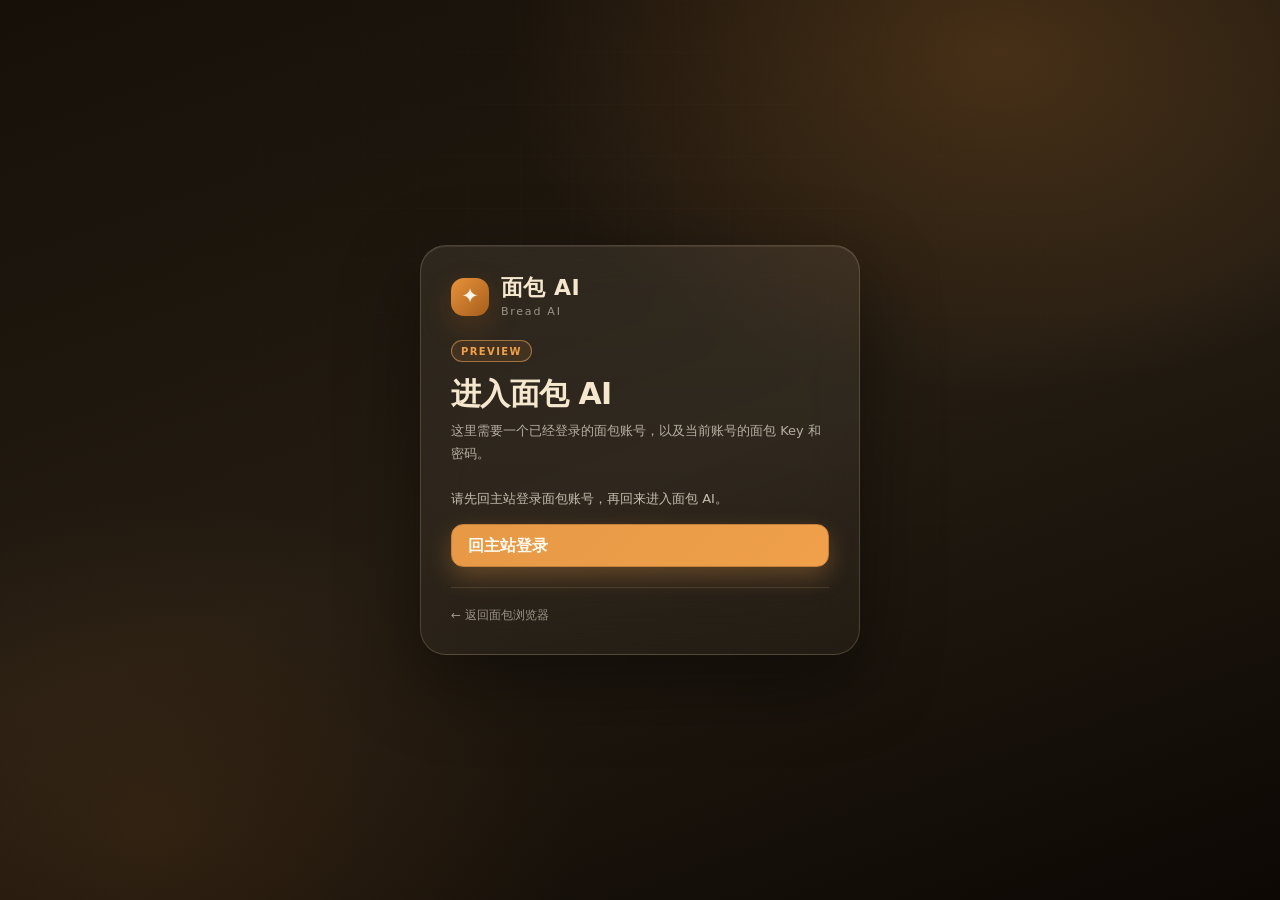
<file: bread-ai/index.html>
<!DOCTYPE html>
<html lang="zh-CN">
<head>
  <meta charset="UTF-8">
  <meta name="viewport" content="width=device-width, initial-scale=1.0">
  <title>面包 AI · Bread AI</title>
  <meta name="description" content="面包 AI —— 多模型统一入口的基础框架预览。">
  <link rel="icon" href="data:image/svg+xml,%3Csvg xmlns='http://www.w3.org/2000/svg' viewBox='0 0 64 64'%3E%3Crect width='64' height='64' rx='16' fill='%23241c12'/%3E%3Ctext x='32' y='43' font-size='34' text-anchor='middle' fill='%23f0a04a'%3E✦%3C/text%3E%3C/svg%3E">
  <link rel="stylesheet" href="../css/01-vars.css">
  <link rel="stylesheet" href="../css/06-fonts.css">
  <link rel="stylesheet" href="./css/01-bread-ai.css">
</head>
<body class="bai-body">
  <!-- 【修改】20261119：补回主站的漂浮 Emoji 层，子站不再只有光晕。 -->
  <div id="breadBg" aria-hidden="true"></div>

  <!-- 背景光晕：雨/雪画布由 21-rain.js / 18-winter.js 自动插入到 body -->
  <div class="bai-bg" aria-hidden="true">
    <span class="bai-orb bai-orb-a"></span>
    <span class="bai-orb bai-orb-b"></span>
    <span class="bai-orb bai-orb-c"></span>
  </div>

  <!-- ================= 门禁：主站账号 + 面包 Key + 密码 ================= -->
  <div class="bai-gate" id="gate">
    <section class="bai-gate-card" aria-labelledby="gateTitle">
      <div class="bai-gate-brand">
        <span class="bai-mark">✦</span>
        <div>
          <div class="bai-brand">面包 AI</div>
          <div class="bai-brand-sub">Bread AI</div>
        </div>
      </div>

      <span class="bai-pill">PREVIEW</span>
      <h1 id="gateTitle" data-i18n="gate.title">进入面包 AI</h1>
      <p class="bai-gate-desc" data-i18n="gate.desc">这里需要一个已经登录的面包账号，以及当前账号的面包 Key 和密码。</p>

      <div class="bai-gate-guest" id="gateGuest" hidden>
        <p data-i18n="gate.loginRequired">请先回主站登录面包账号，再回来进入面包 AI。</p>
        <a class="bai-btn bai-btn-primary" href="../index.html" data-i18n="gate.loginBtn">回主站登录</a>
      </div>

      <form class="bai-gate-form" id="gateForm" hidden autocomplete="off">
        <div class="bai-user-chip" id="gateUserChip">
          <span class="bai-avatar" id="gateAvatarFallback">?</span>
          <img class="bai-avatar" id="gateAvatar" alt="" hidden>
          <div class="bai-user-meta">
            <strong id="gateUserName">—</strong>
            <span data-i18n="gate.loggedIn">已登录主站账号</span>
          </div>
        </div>

        <label class="bai-field">
          <span data-i18n="gate.keyLabel">面包 Key</span>
          <input id="gateKey" type="text" inputmode="text" spellcheck="false" autocomplete="off"
                 placeholder="bread-key-xxxxxxxxxxxxxxxxxxxxxxxxxxxxxxxx"
                 data-i18n-placeholder="gate.keyPlaceholder">
        </label>

        <label class="bai-field">
          <span data-i18n="gate.pwdLabel">密码</span>
          <input id="gatePwd" type="password" autocomplete="current-password"
                 placeholder="当前账号密码"
                 data-i18n-placeholder="gate.pwdPlaceholder">
        </label>

        <p class="bai-error" id="gateError" role="alert"></p>

        <button class="bai-btn bai-btn-primary bai-btn-wide" type="submit" data-i18n="gate.enter">进入面包 AI</button>
        <p class="bai-hint" data-i18n="gate.hint">面包 Key 可在主站用户中心查看；本页不会保存 Key 或密码。</p>
      </form>

      <div class="bai-gate-foot">
        <a href="../index.html" data-i18n="gate.back">← 返回面包浏览器</a>
      </div>
    </section>
  </div>

  <!-- ================= 主界面 ================= -->
  <div class="bai-app" id="app" hidden>
    <header class="bai-header">
      <div class="bai-brand-lockup">
        <span class="bai-mark">✦</span>
        <div class="bai-brand">面包 AI</div>
        <span class="bai-pill">PREVIEW</span>
      </div>

      <div class="bai-header-right">
        <button class="bai-icon-btn" id="btnProviderConfig" type="button" data-i18n-title="header.configTitle">🧰</button>
        <button class="bai-icon-btn" id="btnLang" type="button" title="切换语言 / Switch language">中 / EN</button>
        <button class="bai-icon-btn" id="btnFont" type="button" data-i18n-title="header.fontTitle">Aa</button>
        <button class="bai-icon-btn" id="btnTheme" type="button" data-i18n-title="header.themeTitle">◐</button>
        <button class="bai-icon-btn" id="btnMode" type="button" data-i18n-title="header.modeTitle">☾</button>
        <a class="bai-icon-btn" href="../index.html" id="btnBack" title="返回主站 / Back to main">⌂</a>
      </div>
    </header>

    <main class="bai-main">
      <aside class="bai-sidebar">
        <div class="bai-side-title" data-i18n="sidebar.models">模型入口</div>
        <div class="bai-provider-list" id="providerList"></div>
        <div class="bai-side-note">
          <span class="bai-dot"></span>
          <span data-i18n="sidebar.status">19 家模型入口已登记 · 待配置后端</span>
        </div>
      </aside>

      <!-- 【新增】20261119：模型入口右侧的历史对话栏。 -->
      <aside class="bai-history" aria-labelledby="historyTitle">
        <div class="bai-history-head">
          <div>
            <div class="bai-side-title" id="historyTitle" data-i18n="history.title">历史对话</div>
            <p class="bai-history-sub" data-i18n="history.subtitle">本机暂存 · 登录后可同步云端</p>
          </div>
          <button class="bai-history-new" id="btnNewChat" type="button" data-i18n-title="history.newTitle">＋</button>
        </div>
        <div class="bai-history-list" id="historyList"></div>
        <button class="bai-history-clear" id="btnClearHistory" type="button" data-i18n="history.clear">清空历史</button>
      </aside>

      <section class="bai-workspace">
        <div class="bai-hero">
          <span class="bai-eyebrow">BREAD AI · PREVIEW</span>
          <!-- 【新增】20261119：把主站的时间问候搬过来；具体文案由 19-home-text.js 提供。 -->
          <p class="bai-time-line" id="timeLine"></p>
          <h1 data-i18n="hero.title">把问题，发酵成答案。</h1>
          <p data-i18n="hero.desc">多模型统一入口，先从一个安静、清楚的工作台开始。</p>
        </div>

        <div class="bai-cap-grid">
          <article class="bai-cap-card">
            <span class="bai-cap-icon">◇</span>
            <h3 data-i18n="hero.card1Title">多模型路由</h3>
            <p data-i18n="hero.card1Desc">DeepSeek、Qwen、Zhipu GLM、Kimi、豆包、OpenAI、Claude 等 19 家模型入口已登记。</p>
          </article>
          <article class="bai-cap-card">
            <span class="bai-cap-icon">✦</span>
            <h3 data-i18n="hero.card2Title">主题与文案</h3>
            <p data-i18n="hero.card2Desc">为面包浏览器生成主题说明、问候语和界面文案。</p>
          </article>
          <article class="bai-cap-card">
            <span class="bai-cap-icon">⌁</span>
            <h3 data-i18n="hero.card3Title">创作助手</h3>
            <p data-i18n="hero.card3Desc">烟花、布局、活动页与子站内容的结构化建议。</p>
          </article>
        </div>

        <div class="bai-chat-shell">
          <div class="bai-chat-empty" id="chatEmpty">
            <div class="bai-chat-orb">✦</div>
            <h2 data-i18n="chat.emptyTitle">面包 AI 工作台</h2>
            <p data-i18n="chat.emptyDesc">选择模型入口、配置厂商 Key 后即可开始对话；请求会先走 Supabase Edge，再按链路自动回退。</p>
          </div>

          <div class="bai-chat-messages" id="chatMessages" aria-live="polite"></div>

          <div class="bai-composer">
            <div class="bai-think-box">
              <button class="bai-think-toggle" id="thinkingToggle" type="button" aria-pressed="false"
                      data-i18n-title="reasoning.title">
                <span class="bai-think-icon">◌</span>
                <span data-i18n="reasoning.title">深度思考</span>
                <span class="bai-think-state" id="thinkingState">关</span>
              </button>
              <select class="bai-think-level" id="thinkingLevel" hidden aria-label="思考强度"></select>
            </div>
            <textarea id="chatInput" rows="2"
                      data-i18n-placeholder="chat.inputPlaceholder"
                      placeholder="输入消息，Enter 发送，Shift + Enter 换行"></textarea>
            <button class="bai-btn bai-btn-primary bai-send" id="chatSend" type="button" data-i18n="chat.send">发送</button>
          </div>
          <div class="bai-chat-note" data-i18n="chat.note">真实请求：浏览器 → Supabase Edge → Cloudflare Worker → 模型；长链路失败会自动回退到 Supabase Edge 直连模型。</div>
        </div>
      </section>
    </main>
  </div>

  <!-- ================= 主题弹窗 ================= -->
  <div class="bai-overlay" id="themeOverlay" hidden>
    <section class="bai-modal bai-modal-wide" role="dialog" aria-modal="true" aria-labelledby="themeTitle">
      <div class="bai-modal-head">
        <div>
          <h3 id="themeTitle" data-i18n="theme.title">主题</h3>
          <p data-i18n="theme.desc">只保留面包原野、四季与蜂蜜工坊。</p>
        </div>
        <button class="bai-close" type="button" data-close="themeOverlay" aria-label="关闭">×</button>
      </div>
      <div class="bai-theme-grid" id="themeGrid"></div>
      <p class="bai-modal-note" data-i18n="theme.note">雨 / 雪效果沿用主站规则：只在对应主题的 Plus、Max 或 Ultimate 档位生效。</p>
    </section>
  </div>

  <!-- ================= 字体弹窗 ================= -->
  <div class="bai-overlay" id="fontOverlay" hidden>
    <section class="bai-modal" role="dialog" aria-modal="true" aria-labelledby="fontTitle">
      <div class="bai-modal-head">
        <div>
          <h3 id="fontTitle" data-i18n="font.title">字体</h3>
          <p data-i18n="font.desc">字体来自项目 assets/fonts 目录。</p>
        </div>
        <button class="bai-close" type="button" data-close="fontOverlay" aria-label="关闭">×</button>
      </div>

      <div class="bai-font-preview" id="fontPreview">面包 AI · Bread AI · 123</div>

      <div class="bai-font-section">
        <h4 data-i18n="font.zhTitle">中文字体</h4>
        <div class="bai-font-list" id="fontZhList"></div>
      </div>
      <div class="bai-font-section">
        <h4 data-i18n="font.enTitle">英文字体</h4>
        <div class="bai-font-list" id="fontEnList"></div>
      </div>
    </section>
  </div>

  <!-- ================= 模型入口配置弹窗 ================= -->
  <div class="bai-overlay" id="providerOverlay" hidden>
    <section class="bai-modal" role="dialog" aria-modal="true" aria-labelledby="providerTitle">
      <div class="bai-modal-head">
        <div>
          <h3 id="providerTitle">配置模型入口</h3>
          <p id="providerSubtitle" data-i18n="providerConfig.subtitle">API Key 默认只保存在本次会话；不会上传到服务器。</p>
        </div>
        <button class="bai-close" type="button" data-close="providerOverlay" aria-label="关闭">×</button>
      </div>

      <div class="bai-config-form">
        <label class="bai-field">
          <span data-i18n="providerConfig.provider">服务商</span>
          <select id="providerPicker"></select>
        </label>

        <label class="bai-field">
          <span data-i18n="providerConfig.key">API Key</span>
          <input id="providerKey" type="password" autocomplete="off" spellcheck="false"
                 data-i18n-placeholder="providerConfig.keyPlaceholder"
                 placeholder="粘贴该厂商的 API Key">
        </label>

        <label class="bai-check">
          <input id="providerRememberKey" type="checkbox">
          <span data-i18n="providerConfig.rememberKey">记住 Key（仅本机）</span>
        </label>
        <p class="bai-field-note" data-i18n="providerConfig.keyNote">默认只存到本次会话；勾选后会写入本机浏览器，公共电脑不要勾选。</p>

        <label class="bai-field">
          <span data-i18n="providerConfig.model">模型 ID</span>
          <!-- 【修改】20261119：改成真正的模型下拉框；最后一项可选“自定义模型”。 -->
          <select id="providerModel"></select>
          <input id="providerModelCustom" type="text" autocomplete="off" spellcheck="false" hidden
                 data-i18n-placeholder="providerConfig.customModelPlaceholder"
                 placeholder="输入自定义模型 ID">
        </label>
        <p class="bai-field-note" id="providerModelListNote"></p>

        <div class="bai-config-row">
          <label class="bai-field">
            <span data-i18n="providerConfig.context">上下文长度</span>
            <input id="providerContext" type="number" min="0" step="1"
                   data-i18n-placeholder="providerConfig.contextPlaceholder"
                   placeholder="例如 1048576">
          </label>
          <label class="bai-field">
            <span data-i18n="providerConfig.maxTokens">最大输出 Token</span>
            <input id="providerMaxTokens" type="number" min="0" step="1"
                   data-i18n-placeholder="providerConfig.maxTokensPlaceholder"
                   placeholder="例如 131072">
          </label>
        </div>
        <p class="bai-field-note" data-i18n="providerConfig.limitNote">上下文和输出上限按模型实际能力填写；不确定可以留空。</p>

        <div class="bai-config-reasoning" id="providerReasoningGroup">
          <div class="bai-config-reasoning-head">
            <span data-i18n="reasoning.title">深度思考</span>
            <label class="bai-switch">
              <input id="providerReasoningEnabled" type="checkbox">
              <span class="bai-switch-track"><span class="bai-switch-dot"></span></span>
            </label>
          </div>
          <label class="bai-field">
            <span data-i18n="reasoning.level">思考强度</span>
            <select id="providerReasoningLevel"></select>
          </label>
          <p class="bai-field-note" id="providerReasoningNote"></p>
        </div>

        <p class="bai-config-error" id="providerConfigError"></p>

        <div class="bai-modal-actions">
          <button class="bai-btn" id="providerClear" type="button" data-i18n="providerConfig.clear">清除配置</button>
          <button class="bai-btn bai-btn-primary" id="providerSave" type="button" data-i18n="providerConfig.save">保存配置</button>
        </div>
      </div>
    </section>
  </div>

  <div class="bai-toast" id="toast" role="status" aria-live="polite"></div>

  <!-- 先加载基础桥接，再加载主站雨/雪模块；05-init 负责启动 -->
  <script src="../js/19-home-text.js"></script>
  <script src="./js/01-core.js"></script>
  <script>
    /* 音频在子站目录下，显式把路径指回项目根 assets/audio，避免相对路径失效。 */
    window.__BB_RAIN_THUNDER_SRC__ = '../assets/audio/thunder.mp3?v=20261119-thunder1';
    window.__BB_RAIN_AUDIO_SRC__ = '../assets/audio/rain-loop.mp3?v=20261119-rain1';
    /* 烟花模块用到的运行标记；子站没有角色扮演播放器，固定为 false。 */
    window.isRpPlaying = false;
  </script>
  <!-- 【新增】20261119：把主站烟花引擎接回子站，Base 档位本身不会发射，Plus 起才放。 -->
  <script src="../js/12-fireworks.js"></script>
  <script src="../js/21-rain.js"></script>
  <script src="../js/18-winter.js"></script>
  <script src="./js/05-init.js"></script>
</body>
</html>
</file>
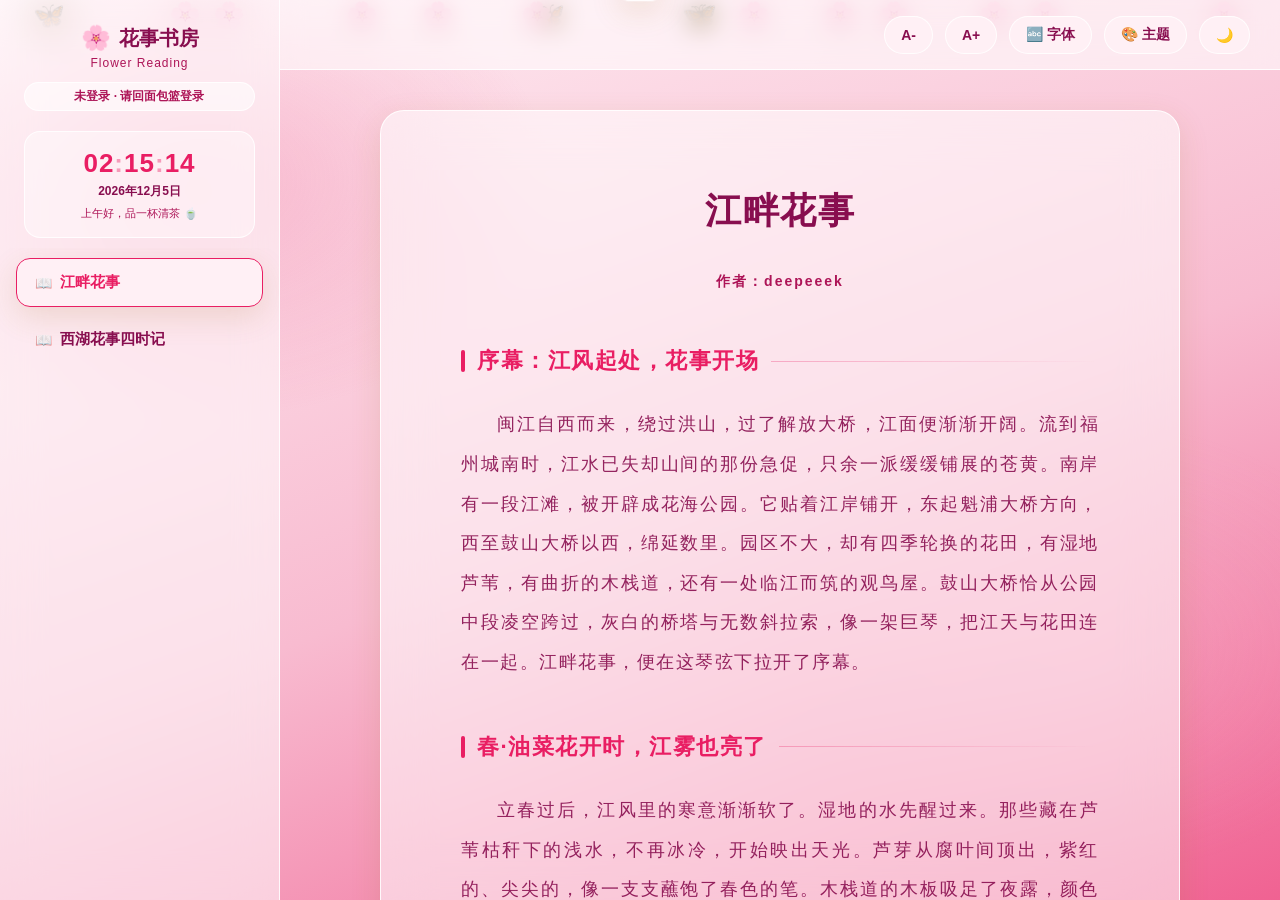
<file: bread-article-appreciation/index.html>
<!DOCTYPE html>
<html lang="zh-CN">
<head>
  <meta charset="UTF-8">
  <meta name="viewport" content="width=device-width, initial-scale=1.0">
  <title>花事书房 | 沉浸阅读</title>
  <!-- 修改了这里的图标，使用标准 SVG 格式的樱花 -->
  <link rel="icon" href="data:image/svg+xml,<svg xmlns='http://www.w3.org/2000/svg' viewBox='0 0 100 100'><text y='.9em' font-size='90'>🌸</text></svg>">
  
  <link rel="stylesheet" href="css/01-vars.css">
    <!-- 【新增】20261119：复用主站的本地字体定义，子站才能跟随主站 @font-face 字体 -->
    <link rel="stylesheet" href="../css/06-fonts.css">
  <link rel="stylesheet" href="css/02-base.css">
  <link rel="stylesheet" href="css/03-layout.css">
  <link rel="stylesheet" href="css/04-modals.css">
  <link rel="stylesheet" href="css/05-effects.css">
</head>
<body>
  <div id="petalBg"></div>

  <!-- 侧边栏 -->
  <aside class="sidebar" id="sidebar">
    <div class="sidebar-header">
      <div class="logo"><span class="b">🌸</span> 花事书房</div>
      <div class="subtitle">Flower Reading</div>
      
      <!-- 新增：侧边栏居中时钟区域 -->
      <div class="sidebar-clock">
        <div class="clock-time" id="clock">00:00:00</div>
        <div class="clock-date" id="dateLine">加载中...</div>
        <div class="clock-greet" id="greeting">...</div>
      </div>
    </div>
    
    <div class="menu-list" id="menuList">
      <!-- JS 动态渲染目录 -->
    </div>
  </aside>

  <!-- 主内容区 -->
  <main class="main-content">
    <div class="toolbar">
      <div class="toolbar-left">
        <button class="icon-btn" id="toggleSidebar" style="display:none; width:auto; padding:0 16px;">☰ 目录</button>
      </div>
      <div class="toolbar-right">
        <button class="icon-btn" onclick="changeFontSize(-1)" title="缩小字号">A-</button>
        <button class="icon-btn" onclick="changeFontSize(1)" title="放大字号">A+</button>
        <button class="icon-btn" id="btnFontSelect" title="切换字体">🔤 字体</button>
        <button class="icon-btn" id="btnThemeSelect" title="切换主题">🎨 主题</button>
        <button class="icon-btn" id="btnTheme" title="切换日/夜模式">🌙</button>
      </div>
    </div>

    <div class="reader-container">
      <div class="article-card fade-in" id="articleCard">
        <div class="article" id="articleContent"></div>
      </div>
    </div>
  </main>

  <!-- 主题中心弹窗 -->
  <div class="overlay" id="themeOverlay">
    <div class="modal" style="width:min(500px, 100%);">
      <h3>🎨 主题中心</h3>
      <p style="font-size:12px; text-align:center; color:var(--ink-soft); margin-bottom:16px;">带 ✨ 的为 Plus 豪华版（支持动态烟花）</p>
      <div id="themeGrid" class="theme-grid-layout"></div>
      <div class="modal-actions" style="justify-content: center; margin-top: 20px;">
        <button class="btn ghost" id="btnThemeClose" style="width:100%;">关闭</button>
      </div>
    </div>
  </div>

  <!-- 字体中心弹窗 -->
  <div class="overlay" id="fontOverlay">
    <div class="modal" style="width:min(500px, 100%);">
      <h3>🔤 字体中心</h3>
      <div class="font-preview-container">
        <div class="preview-label">预览：</div>
        <div id="zhFontPreview" class="font-preview-box">江畔花事，春意盎然。春分雨，夏荷风，秋桂香，冬梅雪。</div>
      </div>
      <div class="font-selector-group">
        <div class="font-row-header">
          <span>阅读字体设置：</span>
        </div>
        <div id="zhFontList" class="font-list-box"></div>
      </div>
      <div class="modal-actions" style="justify-content: center; margin-top: 24px;">
        <button class="btn ghost" id="btnFontClose" style="width:100%;">关闭</button>
      </div>
    </div>
  </div>

  <div class="toast" id="toast"></div>

  <script src="js/articles/01-flower-events-by-the-river.js"></script>
  <script src="js/articles/02-record-of-flower-events-at-west-lake-in-four-seasons.js"></script>
  
  <script src="js/01-utils.js"></script>
  <script src="js/02-theme.js"></script>
  <script src="js/03-render.js"></script>
  <script src="js/04-fireworks.js"></script>
  <script src="js/05-init.js"></script>
  <!-- 【新增】读取面包篮登录态（只读本地 localStorage，不接 Supabase、不写云端） -->
  <script src="js/06-session.js"></script>
</body>
</html>
</file>
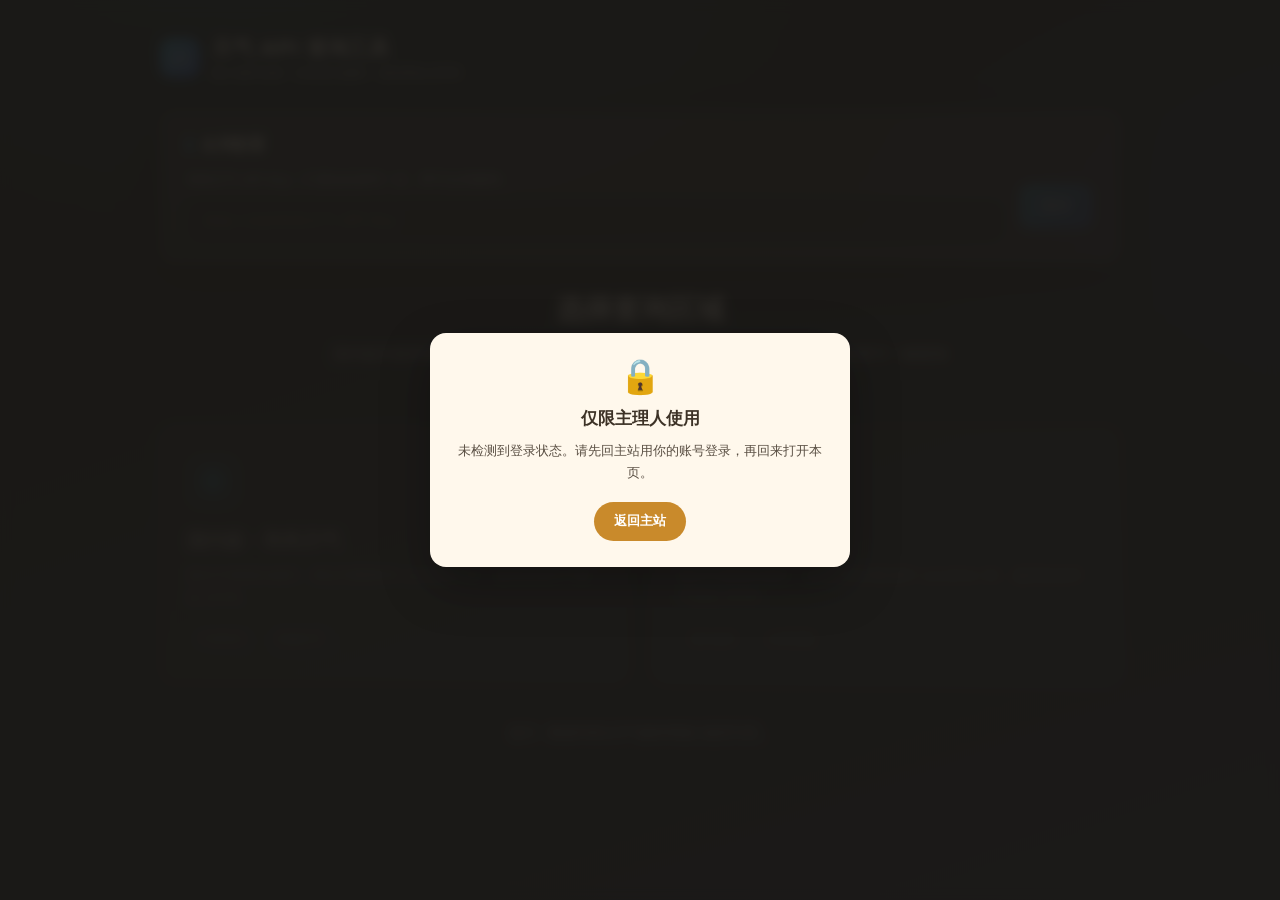
<file: additional_content/weather_information_fetch/index.html>
<!DOCTYPE html>
<html lang="zh-CN">
<head>
  <meta charset="UTF-8" />
  <meta name="viewport" content="width=device-width, initial-scale=1" />
  <title>天气 API 查询工具</title>
  <link rel="stylesheet" href="css/01-style.css" />
  <link rel="icon" href="data:image/svg+xml,%3Csvg xmlns='http://www.w3.org/2000/svg' viewBox='0 0 24 24'%3E%3Cpath fill='%2338bdf8' d='M6.5 19a4.5 4.5 0 0 1-.42-8.98 6 6 0 0 1 11.62 1.62A3.75 3.75 0 0 1 17 19H6.5z'/%3E%3C/svg%3E" />
</head>
<body>
  <div class="container">
    <header class="topbar">
      <div class="brand">
        <div class="logo">
          <svg viewBox="0 0 24 24" fill="none" stroke-width="2" stroke-linecap="round" stroke-linejoin="round">
            <path d="M17.5 19a4.5 4.5 0 0 0 .42-8.98 6 6 0 0 0-11.62 1.62A3.75 3.75 0 0 0 7 19h10.5z"/>
          </svg>
        </div>
        <div>
          <h1>天气 API 查询工具</h1>
          <div class="sub">输入城市名称 · 自动定位编码 · 返回原始 JSON</div>
        </div>
      </div>
    </header>

    <section class="panel" style="margin-bottom: 24px; padding: 20px 26px;">
      <h3 style="margin-bottom: 12px;">全局配置</h3>
      <div class="form-row" style="grid-template-columns: 1fr auto; align-items: center;">
        <div class="field">
          <label for="globalApiKey">和风天气 API Key（只需在此填写一次，即可全局通用）</label>
          <input type="password" id="globalApiKey" placeholder="请输入你的和风天气 API Key" autocomplete="off" />
        </div>
        <button class="btn" id="saveKeyBtn" style="height: 45px;">保存</button>
      </div>
      <div class="hint" id="keyStatus" style="margin-top: 10px; color: var(--ok); display: none;">
        ✓ API Key 已保存在本机浏览器中。
      </div>
    </section>

    <section class="hero" style="margin-top: 10px;">
      <h2>选择查询区域</h2>
      <p>国内版对接和风天气（中国境内城市）；国外版对接和风天气全球搜索。查询结果可一键复制或下载为 JSON 文件。</p>
    </section>

    <section class="entry-grid">
      <a class="entry-card domestic" href="pages/domestic.html">
        <div class="icon">
          <svg viewBox="0 0 24 24" fill="none" stroke-width="2" stroke-linecap="round" stroke-linejoin="round">
            <circle cx="12" cy="12" r="9"/>
            <path d="M3 12h18M12 3c2.5 2.6 3.8 5.7 3.8 9S14.5 18.4 12 21c-2.5-2.6-3.8-5.7-3.8-9S9.5 5.6 12 3z"/>
          </svg>
        </div>
        <h3>国内版 · 和风天气</h3>
        <p>面向中国境内城市，限定范围查询 Location ID，返回实况天气原始 JSON。</p>
        <div class="tag-row">
          <span class="tag">中国境内</span>
          <span class="tag">精确到市</span>
        </div>
      </a>

      <a class="entry-card overseas" href="pages/overseas.html">
        <div class="icon">
          <svg viewBox="0 0 24 24" fill="none" stroke-width="2" stroke-linecap="round" stroke-linejoin="round">
            <circle cx="12" cy="12" r="9"/>
            <path d="M2.5 9h19M2.5 15h19M12 3c2.5 2.6 3.8 5.7 3.8 9s-1.3 6.4-3.8 9c-2.5-2.6-3.8-5.7-3.8-9S9.5 5.6 12 3z"/>
          </svg>
        </div>
        <h3>国外版 · 和风天气</h3>
        <p>面向中国境外城市，全球范围匹配城市 Location ID，返回实况天气原始 JSON。</p>
        <div class="tag-row">
          <span class="tag">境外城市</span>
          <span class="tag">全球匹配</span>
        </div>
      </a>
    </section>

    <footer class="footer">
      提示：数据内容以天气服务商接口返回为准。
    </footer>
  </div>

  <!-- 【新增】先加载页面语言适配（独立页，取 localStorage 里的 bb-language） -->
  <script src="js/04-i18n.js"></script>
  <script src="js/05-dev-gate.js"></script>
  <!-- 引入写好的 common.js -->
  <script src="js/01-common.js"></script>
  <script>
    document.addEventListener('DOMContentLoaded', () => {
      const keyInput = document.getElementById('globalApiKey');
      const saveBtn = document.getElementById('saveKeyBtn');
      const keyStatus = document.getElementById('keyStatus');

      // 回显本地缓存的 Key
      const savedKey = localStorage.getItem("qweather_key");
      if (savedKey) {
        keyInput.value = savedKey;
        keyStatus.style.display = "block";
      }

      saveBtn.addEventListener('click', async () => {
        const key = keyInput.value.trim();
        
        // 拦截空 Key
        if (!key) {
          keyStatus.textContent = T("✕ 请输入有效的 API Key", "✕ Please enter a valid API Key");
          keyStatus.style.color = "var(--err)";
          keyStatus.style.display = "block";
          setTimeout(() => { keyStatus.style.display = "none"; }, 3000);
          return;
        }

        // 存到本地
        localStorage.setItem("qweather_key", key);
        
        const savedUser = localStorage.getItem('bb-current-user');
        if (savedUser) {
          try {
            const currentName = JSON.parse(savedUser);
            const usersDB = JSON.parse(localStorage.getItem('bb-users') || '{}');
            const currentUid = usersDB[currentName]?.user_id;

            if (currentUid) {
              saveBtn.textContent = T('同步中...', 'Syncing...');
              saveBtn.disabled = true;

              // ★ 修正后的 fetch 请求（去掉了重复的配置，加上了 on_conflict）
              const res = await fetch('https://txlozorhwmkpvrbkmyfn.supabase.co/rest/v1/bread_weather_config?on_conflict=user_id', {
                method: 'POST',
                headers: {
                  'apikey': 'sb_publishable_VkgDzUbskjLJIVlLezUvTw_YSVungPy',
                  'Authorization': 'Bearer sb_publishable_VkgDzUbskjLJIVlLezUvTw_YSVungPy',
                  'Content-Type': 'application/json',
                  'Prefer': 'resolution=merge-duplicates'
                },
                body: JSON.stringify({
                  username: currentName,
                  user_id: currentUid,
                  qweather_key: key,
                  qweather_host: "pe3yfv7mpt.re.qweatherapi.com",
                  updated_at: new Date().toISOString()
                })
              });
              
              saveBtn.textContent = T('保存', 'Save');
              saveBtn.disabled = false;

              if (res.ok) {
                keyStatus.textContent = T("✓ API Key 已成功同步至天气库云端", "✓ API Key synced to the cloud weather database");
                keyStatus.style.color = "var(--ok)";
              } else {
                const errData = await res.json();
                console.error("保存失败", errData);
                keyStatus.textContent = T("✓ 已保存在本机 (云端同步失败)", "✓ Saved locally (cloud sync failed)");
                keyStatus.style.color = "var(--warn)";
              }
            }
          } catch (e) {
            console.error('云端同步失败', e);
            keyStatus.textContent = T("✓ 已保存在本机", "✓ Saved locally");
            keyStatus.style.color = "var(--ok)";
          }
        } else {
          keyStatus.textContent = T("✓ API Key 已保存在本机浏览器中", "✓ API Key saved in this browser");
          keyStatus.style.color = "var(--ok)";
        }

        keyStatus.style.display = "block";
        setTimeout(() => { 
          keyStatus.style.display = "none"; 
          keyStatus.style.color = "var(--ok)"; 
        }, 3000);
      });
    });
  </script>
</body>
</html>
</file>
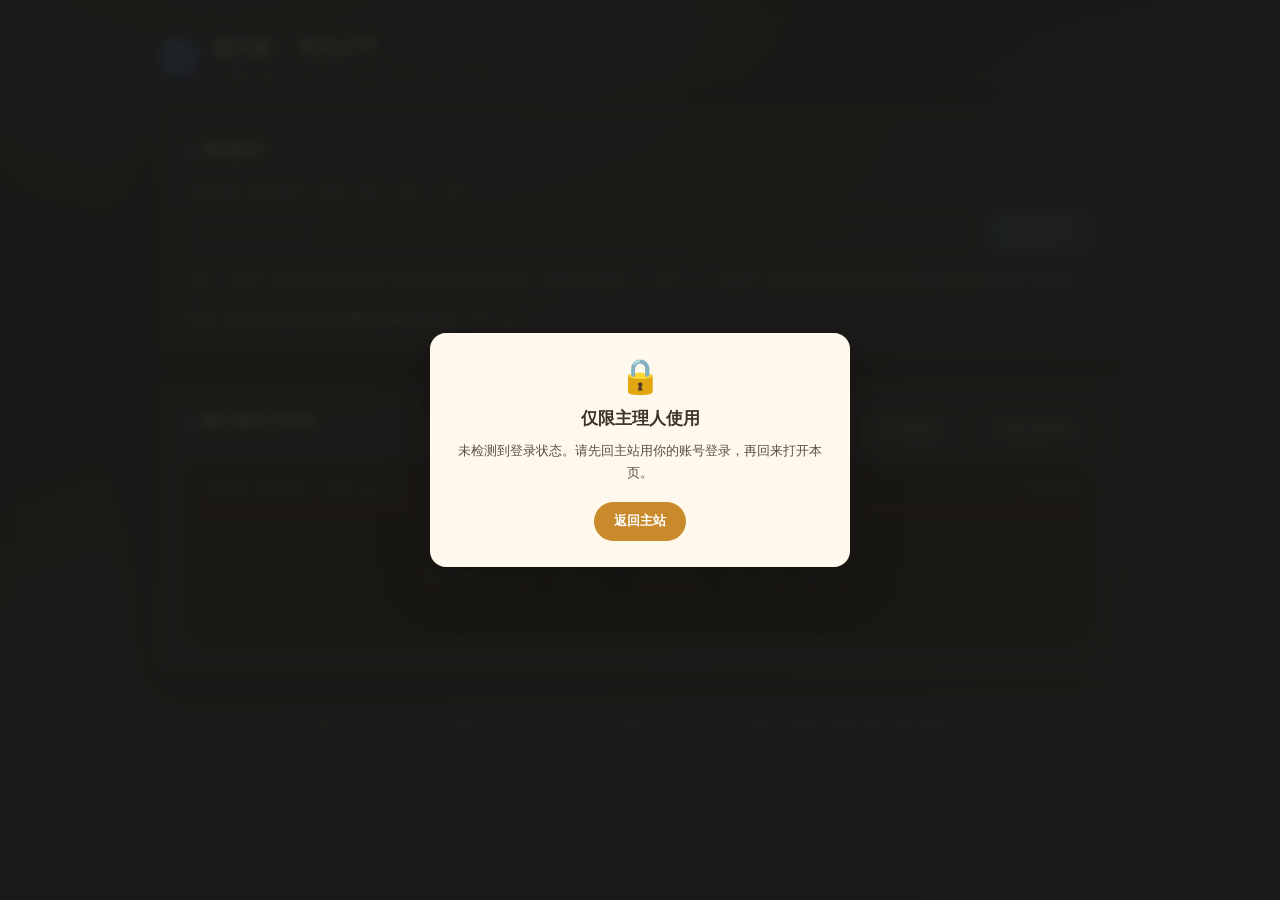
<file: additional_content/weather_information_fetch/pages/domestic.html>
<!DOCTYPE html>
<html lang="zh-CN">
<head>
  <meta charset="UTF-8" />
  <meta name="viewport" content="width=device-width, initial-scale=1" />
  <title>国内版 · 和风天气 API 查询</title>
  <link rel="stylesheet" href="../css/01-style.css" />
  <link rel="icon" href="data:image/svg+xml,%3Csvg xmlns='http://www.w3.org/2000/svg' viewBox='0 0 24 24'%3E%3Cpath fill='%2338bdf8' d='M6.5 19a4.5 4.5 0 0 1-.42-8.98 6 6 0 0 1 11.62 1.62A3.75 3.75 0 0 1 17 19H6.5z'/%3E%3C/svg%3E" />
</head>
<body>
  <div class="container">
    <header class="topbar">
      <div class="brand">
        <div class="logo">
          <svg viewBox="0 0 24 24" fill="none" stroke-width="2" stroke-linecap="round" stroke-linejoin="round">
            <path d="M17.5 19a4.5 4.5 0 0 0 .42-8.98 6 6 0 0 0-11.62 1.62A3.75 3.75 0 0 0 7 19h10.5z"/>
          </svg>
        </div>
        <div>
          <h1>国内版 · 和风天气</h1>
          <div class="sub">中国境内城市 · 城市名 → Location ID → 实况天气</div>
        </div>
      </div>
      <a class="back-link" href="../index.html">返回首页</a>
    </header>

    <!-- 查询表单 -->
    <section class="panel">
      <h3>查询条件</h3>
      <div class="form-row" style="grid-template-columns:1fr auto;">
        <div class="field">
          <label for="cityInput">城市名称（精确到市，例如：福州、北京、上海）</label>
          <input type="text" id="cityInput" placeholder="输入中文城市名" autocomplete="off" />
        </div>
        <button class="btn" id="queryBtn">查询天气</button>
      </div>
      <div class="hint">
        流程：先调用 <code>geoapi.qweather.com/v2/city/lookup</code> 把城市名转换为 Location ID，再调用 <code>devapi.qweather.com/v7/weather/now</code> 获取实况。<br/>
        <strong>注意：请确保已在首页“全局配置”中填写并保存 API Key。</strong>
      </div>
      <div class="status" id="statusBar"></div>
    </section>

    <!-- 定位信息 -->
    <section class="panel" id="metaPanel" style="display:none;">
      <h3>定位结果</h3>
      <div class="meta-grid">
        <div class="meta-item">
          <div class="k">城市名</div>
          <div class="v" id="metaName">—</div>
        </div>
        <div class="meta-item">
          <div class="k">Location ID</div>
          <div class="v" id="metaId">—</div>
        </div>
        <div class="meta-item">
          <div class="k">省份 / 地区</div>
          <div class="v" id="metaAdm">—</div>
        </div>
        <div class="meta-item">
          <div class="k">经纬度</div>
          <div class="v" id="metaCoord">—</div>
        </div>
      </div>
    </section>

    <!-- JSON 结果 -->
    <section class="panel">
      <div class="result-head">
        <h3>接口返回 JSON</h3>
        <div class="action-row">
          <button class="btn secondary" id="copyBtn">复制内容</button>
          <button class="btn secondary" id="downloadBtn">下载 JSON</button>
        </div>
      </div>
      <div class="json-wrap">
        <div class="json-toolbar">
          <span>weather-domestic-response.json</span>
          <span id="resultSize">暂无数据</span>
        </div>
        <pre class="json-body" id="jsonBody"><div class="empty-tip">输入城市名并点击「查询天气」，返回的原始 JSON 将显示在这里。</div></pre>
      </div>
    </section>

    <footer class="footer">
      数据来源：和风天气开发服务（QWeather）。若浏览器提示跨域（CORS）限制，需通过自建后端代理转发请求。
    </footer>
  </div>

  <script src="../js/04-i18n.js"></script>
  <script src="../js/05-dev-gate.js"></script>
  <script src="../js/01-common.js"></script>
  <script src="../js/02-domestic.js"></script>
</body>
</html>
</file>
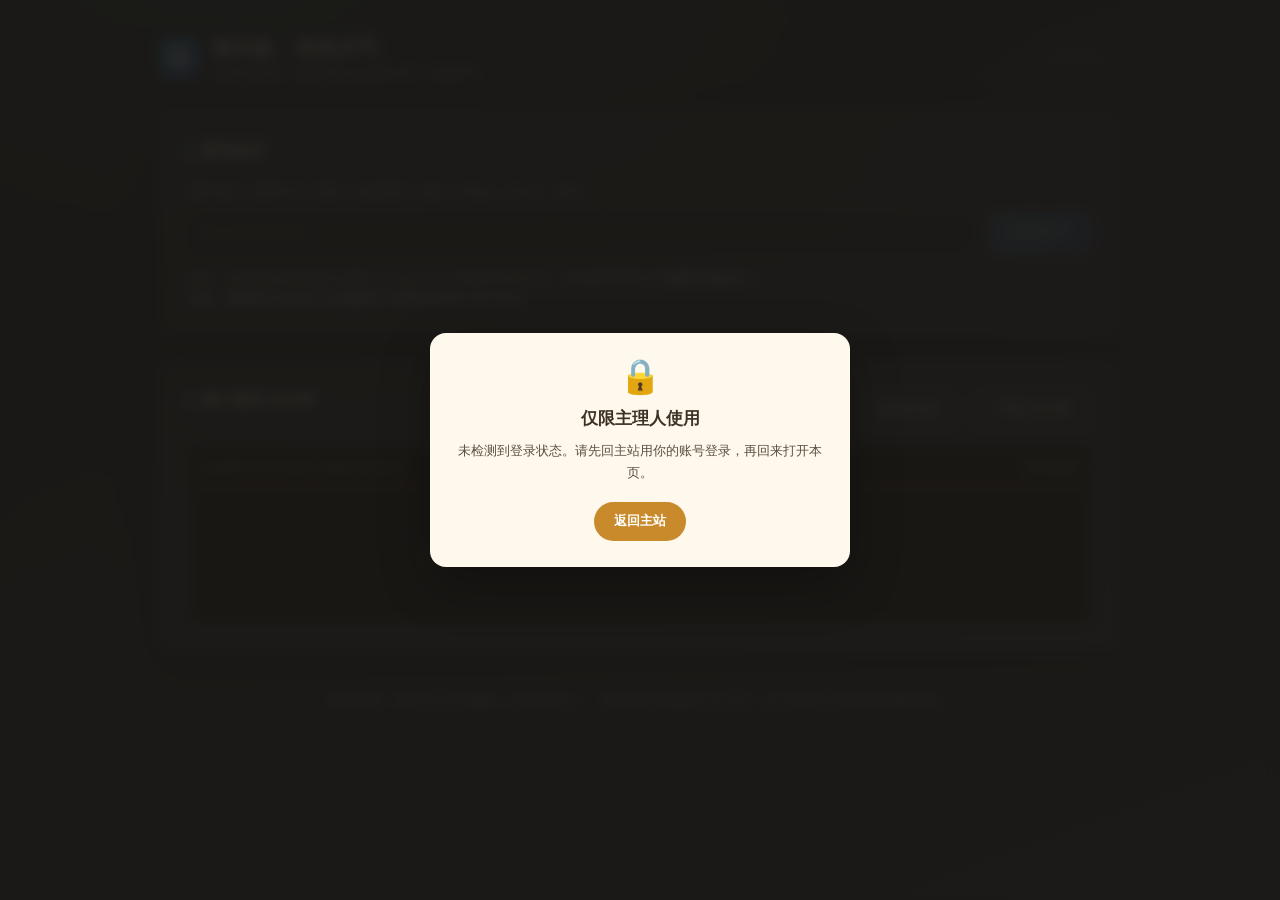
<file: additional_content/weather_information_fetch/pages/overseas.html>
<!DOCTYPE html>
<html lang="zh-CN">
<head>
  <meta charset="UTF-8" />
  <meta name="viewport" content="width=device-width, initial-scale=1" />
  <title>国外版 · 和风天气 API 查询</title>
  <link rel="stylesheet" href="../css/01-style.css" />
  <link rel="icon" href="data:image/svg+xml,%3Csvg xmlns='http://www.w3.org/2000/svg' viewBox='0 0 24 24'%3E%3Cpath fill='%23fbbf24' d='M12 2a10 10 0 1 0 10 10A10 10 0 0 0 12 2z'/%3E%3C/svg%3E" />
</head>
<body>
  <div class="container">
    <header class="topbar">
      <div class="brand">
        <div class="logo">
          <svg viewBox="0 0 24 24" fill="none" stroke-width="2" stroke-linecap="round" stroke-linejoin="round">
            <circle cx="12" cy="12" r="9"/>
            <path d="M2.5 9h19M2.5 15h19M12 3c2.5 2.6 3.8 5.7 3.8 9s-1.3 6.4-3.8 9c-2.5-2.6-3.8-5.7-3.8-9S9.5 5.6 12 3z"/>
          </svg>
        </div>
        <div>
          <h1>国外版 · 和风天气</h1>
          <div class="sub">中国境外城市 · 全球匹配 Location ID → 实况天气</div>
        </div>
      </div>
      <a class="back-link" href="../index.html">返回首页</a>
    </header>

    <!-- 查询表单 -->
    <section class="panel">
      <h3>查询条件</h3>
      <div class="form-row" style="grid-template-columns:1fr auto;">
        <div class="field">
          <label for="cityInput">城市名称（支持中文 / 英文 / 当地语言，例如：Tokyo、Paris、纽约）</label>
          <input type="text" id="cityInput" placeholder="输入境外城市名" autocomplete="off" />
        </div>
        <button class="btn" id="queryBtn">查询天气</button>
      </div>
      <div class="hint">
        流程：先调用全球匹配接口获取 Location ID，再请求实况天气。全程使用和风天气<strong>免费开发版</strong>接口。<br/>
        <strong>注意：请确保已在首页“全局配置”中填写并保存 API Key。</strong>
      </div>
      <div class="status" id="statusBar"></div>
    </section>

    <!-- 定位信息 -->
    <section class="panel" id="metaPanel" style="display:none;">
      <h3>定位结果</h3>
      <div class="meta-grid">
        <div class="meta-item">
          <div class="k">城市名</div>
          <div class="v" id="metaName">—</div>
        </div>
        <div class="meta-item">
          <div class="k">Location ID</div>
          <div class="v" id="metaId">—</div>
        </div>
        <div class="meta-item">
          <div class="k">国家 / 地区</div>
          <div class="v" id="metaCountry">—</div>
        </div>
        <div class="meta-item">
          <div class="k">经纬度</div>
          <div class="v" id="metaCoord">—</div>
        </div>
      </div>
    </section>

    <!-- JSON 结果 -->
    <section class="panel">
      <div class="result-head">
        <h3>接口返回 JSON</h3>
        <div class="action-row">
          <button class="btn secondary" id="copyBtn">复制内容</button>
          <button class="btn secondary" id="downloadBtn">下载 JSON</button>
        </div>
      </div>
      <div class="json-wrap">
        <div class="json-toolbar">
          <span>weather-overseas-response.json</span>
          <span id="resultSize">暂无数据</span>
        </div>
        <pre class="json-body" id="jsonBody"><div class="empty-tip">输入城市名并点击「查询天气」，返回的原始 JSON 将显示在这里。</div></pre>
      </div>
    </section>

    <footer class="footer">
      数据来源：和风天气开发服务（QWeather）。全球城市支持超过 50 万个，以 GeoAPI 实时查询结果为准。
    </footer>
  </div>

  <script src="../js/04-i18n.js"></script>
  <script src="../js/05-dev-gate.js"></script>
  <script src="../js/01-common.js"></script>
  <script src="../js/03-overseas.js"></script>
</body>
</html>
</file>
<file: css/01-vars.css>
/* =========================================================
   01-vars.css
   ========================================================= */

/* 【新增】20261118：把渐变用到的背景色注册成可动画颜色。
   普通 background 过渡无法补间 linear-gradient，只有注册后的自定义属性
   才能在主题切换时从旧色平滑过渡到新色。 */
@property --bg1 {
  syntax: '<color>';
  inherits: true;
  initial-value: #fff6e8;
}
@property --bg2 {
  syntax: '<color>';
  inherits: true;
  initial-value: #ffe6c2;
}
@property --bg3 {
  syntax: '<color>';
  inherits: true;
  initial-value: #ffd9a6;
}
@property --glow-1 {
  syntax: '<color>';
  inherits: true;
  initial-value: rgba(255, 200, 120, .35);
}
@property --glow-2 {
  syntax: '<color>';
  inherits: true;
  initial-value: rgba(255, 170, 90, .3);
}

:root {
  --bg1: #fff6e8; --bg2: #ffe6c2; --bg3: #ffd9a6;
  --ink: #5d4023; --ink-soft: #a17c4d;
  --card: rgba(255, 255, 255, .55); --card-border: rgba(255, 255, 255, .85);
  --shadow: 0 10px 30px rgba(160, 110, 40, .16);
  /* 【新增】20261118：视觉令牌（只统一圆角/阴影/滚动条，不改任何主题配色）
     圆角按“外壳 → 卡片 → 控件 → 小按钮”分四级，特殊形状（胶囊 999px、头像 50%）不参与统一。 */
  --radius-xl: 24px;   /* 弹窗外壳 */
  --radius-lg: 14px;   /* 面板内的大卡片 */
  --radius-md: 12px;   /* 输入框、普通按钮、列表项 */
  --radius-sm: 10px;   /* 小按钮、标签块 */
  --shadow-soft: 0 4px 14px rgba(160, 110, 40, .10);
  /* 滚动条：颜色从当前主题的文字色派生，避免浅色主题里出现“白条” */
  --scroll-size: 8px;
  --scroll-thumb: color-mix(in srgb, var(--ink-soft) 42%, transparent);
  --scroll-thumb-hover: color-mix(in srgb, var(--ink-soft) 62%, transparent);
  --accent: #e8933a;
  --glow-1: rgba(255, 200, 120, .35); --glow-2: rgba(255, 170, 90, .3);
}
body.dark {
  --bg1: #241c12; --bg2: #1e160d; --bg3: #171009;
  --ink: #f3e3c3; --ink-soft: #b39563;
  --card: rgba(255, 226, 180, .07); --card-border: rgba(255, 226, 180, .16);
  --shadow: 0 10px 30px rgba(0, 0, 0, .45);
  --shadow-soft: 0 4px 14px rgba(0, 0, 0, .35);
  --accent: #f0a04a;
}

/* 主题专属颜色 */
body.theme-gold { --bg1: #fef9e7; --bg2: #f9e79f; --bg3: #f1c40f; --glow-1: rgba(241,196,15,0.3); --glow-2: rgba(255,215,0,0.2); --ink: #7a5c00; --ink-soft: #a68000; --accent: #d35400; }
body.dark.theme-gold { --bg1: #3e2723; --bg2: #4e342e; --bg3: #1b110e; --ink: #ffe082; --ink-soft: #ffca28; --accent: #f1c40f; }

body.theme-diamond { --bg1: #f4ecf7; --bg2: #d2b4de; --bg3: #9b59b6; --glow-1: rgba(155,89,182,0.3); --glow-2: rgba(187,143,206,0.2); --ink: #4a235a; --ink-soft: #76448a; --accent: #8e44ad; }
body.dark.theme-diamond { --bg1: #2e1a47; --bg2: #1c0d33; --bg3: #0a0414; --ink: #e8daef; --ink-soft: #d2b4de; --accent: #bb8fce; }

body.theme-sakura { --bg1: #fff0f5; --bg2: #f8bbd0; --bg3: #f06292; --glow-1: rgba(240,98,146,0.3); --glow-2: rgba(248,187,208,0.2); --ink: #880e4f; --ink-soft: #ad1457; --accent: #e91e63; }
body.dark.theme-sakura { --bg1: #4a1c2b; --bg2: #2b0a16; --bg3: #14040a; --ink: #ffd1dc; --ink-soft: #f8bbd0; --accent: #f06292; }

body.theme-cyber { --bg1: #e0f7fa; --bg2: #80deea; --bg3: #00bcd4; --glow-1: rgba(0,188,212,0.3); --glow-2: rgba(0,255,100,0.2); --ink: #004d40; --ink-soft: #00695c; --accent: #00bcd4; }
body.dark.theme-cyber { --bg1: #0b1c1e; --bg2: #051012; --bg3: #000000; --ink: #00e676; --ink-soft: #00bcd4; --accent: #00e676; }

body.theme-aurora { --bg1: #e8f8f5; --bg2: #a3e4d7; --bg3: #1abc9c; --glow-1: rgba(26,188,156,0.3); --glow-2: rgba(138,43,226,0.2); --ink: #004d40; --ink-soft: #00695c; --accent: #1abc9c; }
body.dark.theme-aurora { --bg1: #0e2a24; --bg2: #061814; --bg3: #000000; --ink: #a3e4d7; --ink-soft: #1abc9c; --accent: #a3e4d7; }

body.theme-flame { --bg1: #fdedec; --bg2: #f5b7b1; --bg3: #e74c3c; --glow-1: rgba(231,76,60,0.3); --glow-2: rgba(255,69,0,0.2); --ink: #641e16; --ink-soft: #922b21; --accent: #e74c3c; }
body.dark.theme-flame { --bg1: #3b0e0e; --bg2: #1c0505; --bg3: #000000; --ink: #ffcc80; --ink-soft: #ff8a65; --accent: #ff4500; }

body.theme-blackgold { --bg1: #111; --bg2: #1a1a1a; --bg3: #000; --ink: #e6c27a; --ink-soft: #998255; --card: rgba(30,30,30,0.6); --card-border: rgba(230,194,122,0.3); --glow-1: rgba(200,180,50,0.15); --glow-2: rgba(100,80,20,0.1); --accent: #e6c27a; }

body.theme-forest { --bg1: #f1f8e9; --bg2: #dcedc8; --bg3: #8bc34a; --glow-1: rgba(139,195,74,0.3); --glow-2: rgba(76,175,80,0.2); --ink: #1b5e20; --ink-soft: #2e7d32; --accent: #4caf50; }
body.dark.theme-forest { --bg1: #0d1b11; --bg2: #051008; --bg3: #000000; --ink: #b9f6ca; --ink-soft: #69f0ae; --accent: #00e676; }

body.theme-ocean { --bg1: #e0f2f1; --bg2: #b2dfdb; --bg3: #009688; --glow-1: rgba(0,150,136,0.3); --glow-2: rgba(0,188,212,0.2); --ink: #004d40; --ink-soft: #00695c; --accent: #009688; }
body.dark.theme-ocean { --bg1: #0a192f; --bg2: #020c1b; --bg3: #000000; --ink: #64ffda; --ink-soft: #00b4d8; --accent: #64ffda; }

/* ★ 花语秘境 共享配色 (普通版/Plus/Max 通用) */
body.theme-flower { 
  --bg1: #fff0f3; --bg2: #ffaec9; --bg3: #d81b60; 
  --glow-1: rgba(233, 30, 99, 0.3); --glow-2: rgba(156, 39, 176, 0.2); 
  --ink: #4a0024; --ink-soft: #880e4f; 
  --accent: #e91e63; 
}
body.dark.theme-flower { 
  --bg1: #2b0b19; --bg2: #15040d; --bg3: #080005; 
  --ink: #ffd1dc; --ink-soft: #ff8fb3; 
  --accent: #ff4081;
  --glow-1: rgba(255, 64, 129, 0.15); --glow-2: rgba(156, 39, 176, 0.1);
}

/* ★ 新春主题专属配色 */
body.theme-spring { 
  --bg1: #e53935; --bg2: #c62828; --bg3: #b71c1c; 
  --ink: #fff8e1; --ink-soft: #ffecb3; 
  --card: rgba(0, 0, 0, 0.2); --card-border: rgba(255, 215, 0, 0.5);
  --shadow: 0 10px 30px rgba(0, 0, 0, 0.5);
  --accent: #ffd700; 
  --glow-1: rgba(255, 215, 0, 0.2); --glow-2: rgba(255, 0, 0, 0.2);
}
body.dark.theme-spring { 
  --bg1: #8b0000; --bg2: #4a0000; --bg3: #2b0000; 
  --ink: #ffd700; --ink-soft: #ffb300; 
  --card: rgba(255, 255, 255, 0.08); --card-border: rgba(255, 215, 0, 0.3);
  --accent: #ffd700;
}

/* ★ 新增：美食天堂专属配色 */
body.theme-food { --bg1: #fff4e6; --bg2: #ffd8a8; --bg3: #ff922b; --ink: #663300; --ink-soft: #995c00; --accent: #f76707; --glow-1: rgba(247,103,7,0.3); --glow-2: rgba(255,146,43,0.2); }
body.dark.theme-food { --bg1: #331a00; --bg2: #1a0d00; --bg3: #000000; --ink: #ffd8a8; --ink-soft: #ffb066; --accent: #ff922b; }

/* ★ 新增：水果圣地专属配色 */
body.theme-fruit { --bg1: #f0fff4; --bg2: #c3fae8; --bg3: #38d9a9; --ink: #003329; --ink-soft: #00664a; --accent: #20c997; --glow-1: rgba(32,201,151,0.3); --glow-2: rgba(255,107,107,0.2); }
body.dark.theme-fruit { --bg1: #002b22; --bg2: #001a14; --bg3: #000000; --ink: #c3fae8; --ink-soft: #63e6be; --accent: #38d9a9; }
/* =========================================================
   【新增】20261119：面包等级专属主题「蜂蜜工坊」
   只能由面包等级解锁（Lv30 原版 / Lv50 Plus / Lv60 Max），不参与积分购买。
   配色与「面包原野」同族：面包原野是奶油 + 橙，蜂蜜工坊是奶油白 + 蜂蜜金，更亮更甜。
   ========================================================= */
body.theme-honey {
  --bg1: #fffaf0; --bg2: #ffeecb; --bg3: #f6cf92;
  --ink: #5b4021; --ink-soft: #9a7440;
  --card: rgba(255, 255, 255, .6); --card-border: rgba(255, 214, 150, .9);
  --shadow: 0 10px 30px rgba(186, 132, 44, .18);
  --accent: #d99a2b;
  --glow-1: rgba(217, 154, 43, .32); --glow-2: rgba(246, 207, 146, .3);
}
body.dark.theme-honey {
  --bg1: #2a2113; --bg2: #1c150b; --bg3: #120c05;
  --ink: #ffe7c2; --ink-soft: #c9a670;
  --card: rgba(255, 226, 170, .08); --card-border: rgba(255, 208, 130, .18);
  --shadow: 0 10px 30px rgba(0, 0, 0, .5);
  --accent: #f3b64a;
  --glow-1: rgba(243, 182, 74, .28); --glow-2: rgba(255, 210, 140, .2);
}

/* Plus：焦糖化，金色更浓 */
body.theme-honey.theme-tier-plus {
  --bg1: #fff7e3; --bg2: #ffe3ad; --bg3: #efc070;
  --accent: #e8a63c;
  --glow-1: rgba(232, 166, 60, .38); --glow-2: rgba(255, 205, 120, .32);
}
body.dark.theme-honey.theme-tier-plus {
  --bg1: #33270f; --bg2: #241a09; --bg3: #150e04;
  --ink: #ffeccb; --ink-soft: #d8b273;
  --accent: #ffc55c;
}

/* Max：奶油白 + 深焦糖 + 金边，满级观感 */
body.theme-honey.theme-tier-max {
  --bg1: #fff8e1; --bg2: #ffe0a3; --bg3: #e6b34a;
  --ink: #4a2f10; --ink-soft: #8a6428;
  --accent: #c98a1e;
  --glow-1: rgba(255, 205, 90, .42); --glow-2: rgba(230, 179, 74, .3);
}
body.dark.theme-honey.theme-tier-max {
  --bg1: #2b1d0d; --bg2: #1a1106; --bg3: #0d0803;
  --ink: #ffe9b8; --ink-soft: #e0bb72;
  --accent: #ffcc66;
  --glow-1: rgba(255, 204, 102, .34); --glow-2: rgba(201, 138, 30, .26);
}

/* =========================================================
   【新增】20261119：秋季季节主题「秋日私语」
   四档共用同一套暖金 / 枫红 / 奶油白配色，不随档位改变色相；
   Plus / Max / Ultimate 只增强光晕，保证同主题颜色统一。
   ========================================================= */
body.theme-autumn {
  --bg1: #fff8ee; --bg2: #ffe9cf; --bg3: #f4cb96;
  --ink: #4d321f; --ink-soft: #8a6549;
  --card: rgba(255, 250, 244, .66); --card-border: rgba(224, 182, 132, .9);
  --shadow: 0 10px 30px rgba(160, 110, 60, .18);
  --accent: #d9772a;
  --glow-1: rgba(255, 170, 80, .34); --glow-2: rgba(255, 215, 150, .34);
}
body.dark.theme-autumn {
  --bg1: #2a1910; --bg2: #1b0f08; --bg3: #0d0603;
  --ink: #ffedd9; --ink-soft: #d8ab82;
  --card: rgba(255, 210, 160, .07); --card-border: rgba(220, 170, 120, .22);
  --shadow: 0 10px 30px rgba(0, 0, 0, .55);
  --accent: #f2a45c;
  --glow-1: rgba(240, 150, 70, .26); --glow-2: rgba(255, 210, 140, .18);
}
/* Plus：同色相，暖金光晕更明显 */
body.theme-autumn.theme-tier-plus {
  --glow-1: rgba(255, 165, 75, .42); --glow-2: rgba(255, 220, 160, .42);
}
body.dark.theme-autumn.theme-tier-plus {
  --glow-1: rgba(245, 160, 80, .32); --glow-2: rgba(255, 215, 150, .22);
}
/* Max：同色相，枫红光晕更集中 */
body.theme-autumn.theme-tier-max {
  --glow-1: rgba(245, 140, 70, .5); --glow-2: rgba(255, 215, 145, .5);
}
body.dark.theme-autumn.theme-tier-max {
  --glow-1: rgba(250, 145, 75, .38); --glow-2: rgba(255, 220, 150, .26);
}
/* Ultimate：同色相，只提高暖金光晕与边缘亮度 */
body.theme-autumn.theme-tier-ultimate {
  --glow-1: rgba(240, 130, 60, .56); --glow-2: rgba(255, 225, 160, .56);
}
body.dark.theme-autumn.theme-tier-ultimate {
  --glow-1: rgba(255, 150, 80, .44); --glow-2: rgba(255, 225, 160, .3);
}

/* =========================================================
   【新增】20261119：冬季季节主题「冬日雪境」
   四档共用同一套冰蓝 / 雪白 / 银灰配色，不随档位改变色相；
   Plus / Max / Ultimate 只增强光晕和雪感，保证同主题颜色统一。
   ========================================================= */
body.theme-winter {
  --bg1: #f4f9ff; --bg2: #dfeeff; --bg3: #bfdcf5;
  --ink: #27445f; --ink-soft: #67849c;
  --card: rgba(255, 255, 255, .62); --card-border: rgba(180, 215, 242, .9);
  --shadow: 0 10px 30px rgba(88, 135, 175, .18);
  --accent: #4c94c9;
  --glow-1: rgba(150, 200, 240, .32); --glow-2: rgba(220, 238, 255, .34);
}
body.dark.theme-winter {
  --bg1: #0c1926; --bg2: #07121d; --bg3: #02070c;
  --ink: #e6f3ff; --ink-soft: #9ec2db;
  --card: rgba(180, 220, 255, .07); --card-border: rgba(160, 210, 245, .2);
  --shadow: 0 10px 30px rgba(0, 0, 0, .55);
  --accent: #8fc9ef;
  --glow-1: rgba(130, 195, 240, .25); --glow-2: rgba(210, 235, 255, .16);
}
/* Plus：同色相，光晕更明显 */
body.theme-winter.theme-tier-plus {
  --glow-1: rgba(140, 195, 240, .4); --glow-2: rgba(225, 242, 255, .4);
}
body.dark.theme-winter.theme-tier-plus {
  --glow-1: rgba(140, 205, 250, .3); --glow-2: rgba(215, 240, 255, .2);
}
/* Max：同色相，冷光更集中 */
body.theme-winter.theme-tier-max {
  --glow-1: rgba(125, 185, 235, .46); --glow-2: rgba(230, 246, 255, .46);
}
body.dark.theme-winter.theme-tier-max {
  --glow-1: rgba(135, 200, 245, .36); --glow-2: rgba(220, 245, 255, .24);
}
/* Ultimate：同色相，只提高冰蓝光晕与边缘亮度 */
body.theme-winter.theme-tier-ultimate {
  --glow-1: rgba(115, 180, 235, .52); --glow-2: rgba(235, 250, 255, .52);
}
body.dark.theme-winter.theme-tier-ultimate {
  --glow-1: rgba(145, 210, 255, .42); --glow-2: rgba(230, 250, 255, .28);
}

/* =========================================================
   【新增】20261119：春季季节主题「春日花信」
   嫩芽绿 / 樱粉 / 奶油白；四档共用同一套色相，只递进光晕。
   ========================================================= */
body.theme-springbloom {
  --bg1: #f9fff2; --bg2: #e9f8db; --bg3: #cdeeb8;
  --ink: #2e4a2a; --ink-soft: #6b855e;
  --card: rgba(255, 255, 250, .66); --card-border: rgba(185, 220, 160, .9);
  --shadow: 0 10px 30px rgba(92, 135, 78, .16);
  --accent: #6fae48;
  --glow-1: rgba(160, 225, 120, .34); --glow-2: rgba(255, 185, 215, .32);
}
body.dark.theme-springbloom {
  --bg1: #10210d; --bg2: #091407; --bg3: #030802;
  --ink: #e8ffd9; --ink-soft: #a7cc91;
  --card: rgba(190, 240, 160, .07); --card-border: rgba(160, 210, 130, .2);
  --shadow: 0 10px 30px rgba(0, 0, 0, .55);
  --accent: #a8e06f;
  --glow-1: rgba(140, 220, 95, .25); --glow-2: rgba(255, 170, 210, .16);
}
body.theme-springbloom.theme-tier-plus {
  --glow-1: rgba(150, 230, 110, .42); --glow-2: rgba(255, 180, 215, .42);
}
body.dark.theme-springbloom.theme-tier-plus {
  --glow-1: rgba(150, 235, 110, .32); --glow-2: rgba(255, 170, 215, .22);
}
body.theme-springbloom.theme-tier-max {
  --glow-1: rgba(140, 225, 100, .5); --glow-2: rgba(255, 165, 205, .5);
}
body.dark.theme-springbloom.theme-tier-max {
  --glow-1: rgba(145, 230, 105, .38); --glow-2: rgba(255, 175, 215, .26);
}
body.theme-springbloom.theme-tier-ultimate {
  --glow-1: rgba(130, 220, 90, .58); --glow-2: rgba(255, 155, 200, .58);
}
body.dark.theme-springbloom.theme-tier-ultimate {
  --glow-1: rgba(145, 235, 100, .46); --glow-2: rgba(255, 170, 215, .3);
}

/* =========================================================
   【新增】20261119：夏季季节主题「盛夏海岸」
   海蓝 / 日光金 / 西瓜红；四档共用同一套色相，只递进光晕。
   ========================================================= */
body.theme-summer {
  --bg1: #f3fdff; --bg2: #d9f5ff; --bg3: #b2e8f7;
  --ink: #16465a; --ink-soft: #5a8496;
  --card: rgba(255, 255, 255, .64); --card-border: rgba(155, 215, 235, .9);
  --shadow: 0 10px 30px rgba(55, 125, 150, .16);
  --accent: #1b9fc2;
  --glow-1: rgba(90, 210, 235, .34); --glow-2: rgba(255, 205, 105, .34);
}
body.dark.theme-summer {
  --bg1: #07232e; --bg2: #03141b; --bg3: #01080c;
  --ink: #e3f8ff; --ink-soft: #9fc9d8;
  --card: rgba(130, 220, 245, .07); --card-border: rgba(120, 200, 225, .2);
  --shadow: 0 10px 30px rgba(0, 0, 0, .55);
  --accent: #74d9ef;
  --glow-1: rgba(70, 205, 235, .25); --glow-2: rgba(255, 195, 90, .16);
}
body.theme-summer.theme-tier-plus {
  --glow-1: rgba(70, 215, 240, .42); --glow-2: rgba(255, 200, 95, .42);
}
body.dark.theme-summer.theme-tier-plus {
  --glow-1: rgba(75, 215, 245, .32); --glow-2: rgba(255, 190, 85, .22);
}
body.theme-summer.theme-tier-max {
  --glow-1: rgba(55, 210, 240, .5); --glow-2: rgba(255, 190, 80, .5);
}
body.dark.theme-summer.theme-tier-max {
  --glow-1: rgba(65, 210, 245, .38); --glow-2: rgba(255, 190, 80, .26);
}
body.theme-summer.theme-tier-ultimate {
  --glow-1: rgba(40, 205, 240, .58); --glow-2: rgba(255, 180, 65, .58);
}
body.dark.theme-summer.theme-tier-ultimate {
  --glow-1: rgba(60, 210, 250, .46); --glow-2: rgba(255, 185, 70, .3);
}
</file>
<file: css/06-fonts.css>
/* =========================================================
   面包浏览器 · 06-fonts.css (本地内置字体加载)
   ========================================================= */

/* 英文部分（4个） */
/* 【修正】原文件名写成 AguarinaScript-Regular.ttf，实际文件为 AguafinaScript-Regular.ttf，family 名保持不变 */
@font-face { font-family: 'AguarinaScript'; src: url('../assets/fonts/AguafinaScript-Regular.ttf') format('truetype'); }
@font-face { font-family: 'Cascadia'; src: url('../assets/fonts/Cascadia.ttf') format('truetype'); }
@font-face { font-family: 'DancingScript'; src: url('../assets/fonts/DancingScript-Regular.ttf') format('truetype'); }
@font-face { font-family: 'DancingScriptBold'; src: url('../assets/fonts/DancingScript-Bold.ttf') format('truetype'); }

/* 中文部分（13个，严格按照文件名） */
@font-face { font-family: 'YangRenDong'; src: url('../assets/fonts/杨任东竹石体-Bold.ttf') format('truetype'); }
@font-face { font-family: 'ZiHunGaoBai'; src: url('../assets/fonts/字魂告白情书体(商用需授权).ttf') format('truetype'); }
@font-face { font-family: 'ZiHunJiaoLvMao'; src: url('../assets/fonts/字魂焦绿猫体.ttf') format('truetype'); }
@font-face { font-family: 'ZiHunXiaoXiaoLe'; src: url('../assets/fonts/字魂开心消消乐体(商用需授权).ttf') format('truetype'); }
@font-face { font-family: 'ZiHunTianDou'; src: url('../assets/fonts/字魂甜豆体(商用需授权).ttf') format('truetype'); }
@font-face { font-family: 'ZiHunXiaRi'; src: url('../assets/fonts/字魂夏日诗歌体(商用需授权).ttf') format('truetype'); }
/* 【修正】原路径指向不存在的「字魂安酱 W5」，改为 assets/fonts 内实际文件「字魂荧智 W5」，避免选字体时 404 */
@font-face { font-family: 'ZiHunAnJiang'; src: url('../assets/fonts/字魂荧智 W5(商用需授权).ttf') format('truetype'); }
@font-face { font-family: 'ZiHunYueSong'; src: url('../assets/fonts/字魂阅宋(商用需授权).ttf') format('truetype'); }
@font-face { font-family: 'ZiXiaoHunChuLin'; src: url('../assets/fonts/字小魂初林体(商用需授权).ttf') format('truetype'); }
@font-face { font-family: 'ZiXiaoHunMengMengDa'; src: url('../assets/fonts/字小魂萌萌哒体(商用需授权).ttf') format('truetype'); }
/* 【修正】原路径指向不存在的「字小魂胖胖体」，改为 assets/fonts 内实际文件「字小魂萌熊体」，避免选字体时 404 */
@font-face { font-family: 'ZiXiaoHunPangPang'; src: url('../assets/fonts/字小魂萌熊体(商用需授权).ttf') format('truetype'); }
@font-face { font-family: 'ZiXiaoHunTianZhen'; src: url('../assets/fonts/字小魂天真儿风体(商用需授权).ttf') format('truetype'); }
@font-face { font-family: 'ZiXiaoHunYangRenDong'; src: url('../assets/fonts/字小魂杨任东楷书(商用需授权).ttf') format('truetype'); }
</file>
<file: bread-ai/css/01-bread-ai.css>
/* =========================================================
   01-bread-ai.css
   面包 AI 子站 · 基础框架
   - 复用主站 css/01-vars.css 的主题配色与 css/06-fonts.css 的字体
   - 只负责本子站布局、AI 风格卡片、门禁、弹窗和雨雪画布层级
   ========================================================= */

* { box-sizing: border-box; }

html, body { min-height: 100%; }

body.bai-body {
  margin: 0;
  min-height: 100vh;
  color: var(--ink);
  font-family: "PingFang SC", "Hiragino Sans GB", "Microsoft YaHei", system-ui, sans-serif;
  background:
    radial-gradient(900px 600px at 76% -10%, color-mix(in srgb, var(--accent) 18%, transparent), transparent 65%),
    radial-gradient(700px 520px at 8% 18%, var(--glow-1), transparent 62%),
    linear-gradient(160deg, var(--bg1), var(--bg2) 55%, var(--bg3));
  background-attachment: fixed;
  overflow-x: hidden;
  transition: background .6s ease, color .6s ease;
}

body.bai-body::before {
  content: "";
  position: fixed;
  inset: 0;
  z-index: 0;
  pointer-events: none;
  opacity: .42;
  background-image:
    linear-gradient(rgba(255,255,255,.035) 1px, transparent 1px),
    linear-gradient(90deg, rgba(255,255,255,.025) 1px, transparent 1px);
  background-size: 48px 48px;
  mask-image: radial-gradient(ellipse at 50% 15%, #000 20%, transparent 75%);
}

/* 雨 / 雪画布：放在背景之上、内容之下 */
#rainLayer,
#snowLayer {
  position: fixed;
  inset: 0;
  width: 100%;
  height: 100%;
  z-index: 1;
  pointer-events: none;
}

/* ================= 背景漂浮 Emoji（从主站 02-base.css 搬回） ================= */
#breadBg {
  position: fixed;
  inset: 0;
  z-index: 0;
  overflow: hidden;
  pointer-events: none;
}
.bread {
  position: absolute;
  top: 0;
  pointer-events: none;
  animation: bai-float-up linear infinite;
  filter: drop-shadow(0 4px 8px rgba(120, 80, 30, .15));
  will-change: transform, opacity;
}
.bread i {
  display: block;
  font-style: normal;
  animation: bai-sway ease-in-out infinite alternate;
}
@keyframes bai-float-up {
  0%   { transform: translateY(105vh) rotate(0deg); opacity: 0; }
  8%   { opacity: var(--op, .55); }
  92%  { opacity: var(--op, .55); }
  100% { transform: translateY(-18vh) rotate(360deg); opacity: 0; }
}
@keyframes bai-sway {
  from { transform: translateX(-16px) rotate(-8deg); }
  to   { transform: translateX(16px) rotate(8deg); }
}
.bread.dir-down { animation-name: bai-float-down; }
.bread.dir-dr   { animation-name: bai-float-dr; }
.bread.dir-dl   { animation-name: bai-float-dl; }
.bread.dir-ur   { animation-name: bai-float-ur; }
.bread.dir-ul   { animation-name: bai-float-ul; }
@keyframes bai-float-down {
  0%   { transform: translate3d(0, -18vh, 0) rotate(0deg); opacity: 0; }
  8%   { opacity: var(--op, .55); }
  92%  { opacity: var(--op, .55); }
  100% { transform: translate3d(0, 105vh, 0) rotate(360deg); opacity: 0; }
}
@keyframes bai-float-dr {
  0%   { transform: translate3d(0, 0, 0) rotate(0deg); opacity: 0; }
  8%   { opacity: var(--op, .55); }
  92%  { opacity: var(--op, .55); }
  100% { transform: translate3d(124vw, 124vh, 0) rotate(360deg); opacity: 0; }
}
@keyframes bai-float-dl {
  0%   { transform: translate3d(0, 0, 0) rotate(0deg); opacity: 0; }
  8%   { opacity: var(--op, .55); }
  92%  { opacity: var(--op, .55); }
  100% { transform: translate3d(-124vw, 124vh, 0) rotate(360deg); opacity: 0; }
}
@keyframes bai-float-ur {
  0%   { transform: translate3d(0, 0, 0) rotate(0deg); opacity: 0; }
  8%   { opacity: var(--op, .55); }
  92%  { opacity: var(--op, .55); }
  100% { transform: translate3d(124vw, -124vh, 0) rotate(360deg); opacity: 0; }
}
@keyframes bai-float-ul {
  0%   { transform: translate3d(0, 0, 0) rotate(0deg); opacity: 0; }
  8%   { opacity: var(--op, .55); }
  92%  { opacity: var(--op, .55); }
  100% { transform: translate3d(-124vw, -124vh, 0) rotate(360deg); opacity: 0; }
}

/* ================= 背景光晕 ================= */
.bai-bg {
  position: fixed;
  inset: 0;
  z-index: 0;
  overflow: hidden;
  pointer-events: none;
}
.bai-orb {
  position: absolute;
  display: block;
  border-radius: 50%;
  filter: blur(2px);
  opacity: .55;
  animation: bai-drift 18s ease-in-out infinite alternate;
}
.bai-orb-a {
  width: 42vw; height: 42vw; max-width: 620px; max-height: 620px;
  left: -8vw; top: -18vw;
  background: radial-gradient(circle, var(--glow-1), transparent 68%);
}
.bai-orb-b {
  width: 36vw; height: 36vw; max-width: 540px; max-height: 540px;
  right: -8vw; top: 18vh;
  background: radial-gradient(circle, var(--glow-2), transparent 66%);
  animation-delay: -6s;
}
.bai-orb-c {
  width: 30vw; height: 30vw; max-width: 460px; max-height: 460px;
  left: 28vw; bottom: -18vw;
  background: radial-gradient(circle, color-mix(in srgb, var(--accent) 22%, transparent), transparent 68%);
  animation-delay: -11s;
}
@keyframes bai-drift {
  from { transform: translate3d(0, 0, 0) scale(1); }
  to   { transform: translate3d(2.5vw, -2vh, 0) scale(1.07); }
}

/* ================= 通用控件 ================= */
.bai-btn {
  appearance: none;
  border: 1px solid var(--card-border);
  border-radius: 12px;
  padding: 11px 16px;
  color: var(--ink);
  background: color-mix(in srgb, var(--card) 84%, transparent);
  font: inherit;
  font-weight: 700;
  line-height: 1.2;
  text-decoration: none;
  cursor: pointer;
  transition: transform .18s ease, border-color .18s ease, background .18s ease, opacity .18s ease;
}
.bai-btn:hover:not(:disabled) {
  transform: translateY(-1px);
  border-color: color-mix(in srgb, var(--accent) 58%, var(--card-border));
}
.bai-btn:active:not(:disabled) { transform: translateY(0); }
.bai-btn:disabled { opacity: .45; cursor: not-allowed; }
.bai-btn-primary {
  color: #fffaf0;
  background: linear-gradient(135deg, color-mix(in srgb, var(--accent) 92%, #7a4514), var(--accent));
  border-color: color-mix(in srgb, var(--accent) 70%, #5a3517);
  box-shadow: 0 10px 24px color-mix(in srgb, var(--accent) 28%, transparent);
}
.bai-btn-primary:hover:not(:disabled) { filter: brightness(1.06); }
.bai-btn-wide { width: 100%; }

.bai-icon-btn {
  appearance: none;
  display: inline-grid;
  place-items: center;
  min-width: 38px;
  height: 38px;
  padding: 0 10px;
  border: 1px solid var(--card-border);
  border-radius: 12px;
  color: var(--ink);
  background: color-mix(in srgb, var(--card) 75%, transparent);
  font: inherit;
  font-weight: 800;
  text-decoration: none;
  cursor: pointer;
  backdrop-filter: blur(14px);
  transition: border-color .18s ease, transform .18s ease, background .18s ease;
}
.bai-icon-btn:hover {
  transform: translateY(-1px);
  border-color: color-mix(in srgb, var(--accent) 55%, var(--card-border));
}

.bai-pill {
  display: inline-flex;
  align-items: center;
  gap: 5px;
  min-height: 22px;
  padding: 0 9px;
  border-radius: 999px;
  border: 1px solid color-mix(in srgb, var(--accent) 45%, var(--card-border));
  color: var(--accent);
  background: color-mix(in srgb, var(--accent) 10%, transparent);
  font-size: 10px;
  font-weight: 900;
  letter-spacing: .14em;
}

.bai-mark {
  display: inline-grid;
  place-items: center;
  width: 38px; height: 38px;
  border-radius: 13px;
  color: #fff6e8;
  background: linear-gradient(135deg, #e8933a, #a75d1c);
  box-shadow: 0 10px 28px rgba(160, 90, 20, .28);
  font-size: 21px;
  line-height: 1;
}

/* ================= 门禁 ================= */
.bai-gate {
  position: fixed;
  inset: 0;
  z-index: 30;
  display: flex;
  align-items: center;
  justify-content: center;
  padding: 24px;
  overflow: auto;
  color: #f6e8cf;
  background:
    radial-gradient(760px 520px at 78% 6%, rgba(232, 147, 58, .20), transparent 65%),
    radial-gradient(640px 500px at 12% 92%, rgba(120, 75, 30, .22), transparent 66%),
    linear-gradient(160deg, #171009, #241c12 52%, #0d0804);
}
.bai-gate::before {
  content: "";
  position: absolute;
  inset: 0;
  pointer-events: none;
  opacity: .3;
  background-image:
    linear-gradient(rgba(255,255,255,.04) 1px, transparent 1px),
    linear-gradient(90deg, rgba(255,255,255,.03) 1px, transparent 1px);
  background-size: 52px 52px;
  mask-image: radial-gradient(ellipse at 50% 30%, #000 10%, transparent 72%);
}
.bai-gate[hidden] { display: none !important; }
.bai-gate-card {
  position: relative;
  z-index: 1;
  width: min(100%, 440px);
  padding: 30px;
  border: 1px solid rgba(255, 224, 178, .18);
  border-radius: 26px;
  background: linear-gradient(180deg, rgba(255, 246, 232, .075), rgba(255, 246, 232, .035));
  box-shadow: 0 26px 80px rgba(0, 0, 0, .42), inset 0 1px 0 rgba(255,255,255,.08);
  backdrop-filter: blur(22px);
}
.bai-gate-brand {
  display: flex;
  align-items: center;
  gap: 12px;
  margin-bottom: 22px;
}
.bai-brand { font-size: 22px; font-weight: 900; letter-spacing: .02em; line-height: 1.1; }
.bai-brand-sub { margin-top: 5px; color: rgba(255, 246, 232, .52); font-size: 11px; letter-spacing: .16em; }
.bai-gate h1 { margin: 14px 0 8px; font-size: 30px; line-height: 1.2; letter-spacing: -.02em; }
.bai-gate-desc { margin: 0 0 22px; color: rgba(255, 246, 232, .66); font-size: 13px; line-height: 1.75; }
.bai-gate-guest { display: grid; gap: 14px; }
.bai-gate-guest p { margin: 0; color: rgba(255, 246, 232, .72); font-size: 13px; line-height: 1.7; }
.bai-gate-form { display: grid; gap: 14px; }
.bai-gate-form[hidden], .bai-gate-guest[hidden] { display: none !important; }

.bai-user-chip {
  display: flex;
  align-items: center;
  gap: 11px;
  padding: 10px 12px;
  border: 1px solid rgba(255, 224, 178, .14);
  border-radius: 14px;
  background: rgba(255, 246, 232, .055);
}
.bai-avatar {
  width: 38px; height: 38px;
  flex: 0 0 38px;
  border-radius: 50%;
  object-fit: cover;
  background: rgba(255, 246, 232, .12);
  display: grid;
  place-items: center;
  color: rgba(255, 246, 232, .78);
  font-size: 14px;
  font-weight: 900;
  overflow: hidden;
}
.bai-user-meta { display: grid; gap: 3px; min-width: 0; }
.bai-user-meta strong { font-size: 14px; overflow: hidden; text-overflow: ellipsis; white-space: nowrap; }
.bai-user-meta span { color: rgba(255, 246, 232, .48); font-size: 11px; }

.bai-field { display: grid; gap: 7px; }
.bai-field span { color: rgba(255, 246, 232, .76); font-size: 12px; font-weight: 800; letter-spacing: .04em; }
.bai-field input {
  width: 100%;
  height: 46px;
  padding: 0 14px;
  border: 1px solid rgba(255, 224, 178, .17);
  border-radius: 12px;
  color: #fff6e8;
  background: rgba(0, 0, 0, .18);
  outline: 0;
  font: inherit;
  font-size: 13px;
  transition: border-color .18s ease, box-shadow .18s ease;
}
.bai-field input::placeholder { color: rgba(255, 246, 232, .32); }
.bai-field input:focus {
  border-color: rgba(232, 147, 58, .72);
  box-shadow: 0 0 0 3px rgba(232, 147, 58, .13);
}
.bai-error { min-height: 18px; margin: 0; color: #ffb3a0; font-size: 12px; line-height: 1.5; }
.bai-hint { margin: 0; color: rgba(255, 246, 232, .44); font-size: 11px; line-height: 1.65; }
.bai-gate-foot { margin-top: 20px; padding-top: 16px; border-top: 1px solid rgba(255, 224, 178, .12); }
.bai-gate-foot a { color: rgba(255, 246, 232, .54); font-size: 12px; text-decoration: none; }
.bai-gate-foot a:hover { color: rgba(255, 246, 232, .86); }

/* ================= 主界面 ================= */
.bai-app {
  position: relative;
  z-index: 2;
  width: min(100%, 1460px);
  margin: 0 auto;
  padding: 20px clamp(14px, 3vw, 34px) 54px;
}
.bai-app[hidden] { display: none !important; }

.bai-header {
  position: sticky;
  top: 14px;
  z-index: 10;
  display: flex;
  align-items: center;
  justify-content: space-between;
  gap: 16px;
  padding: 12px 14px;
  border: 1px solid var(--card-border);
  border-radius: 18px;
  background: color-mix(in srgb, var(--card) 72%, transparent);
  box-shadow: var(--shadow-soft);
  backdrop-filter: blur(22px);
}
.bai-brand-lockup { display: flex; align-items: center; gap: 11px; min-width: 0; }
.bai-brand-lockup .bai-mark { width: 34px; height: 34px; border-radius: 11px; font-size: 18px; }
.bai-brand-lockup .bai-brand { font-size: 18px; white-space: nowrap; }
.bai-header-right { display: flex; align-items: center; gap: 8px; flex-wrap: wrap; justify-content: flex-end; }

.bai-main {
  display: grid;
  /* 【修改】20261119：模型入口左移，右侧新增历史对话栏。 */
  grid-template-columns: 208px 228px minmax(0, 1fr);
  gap: 16px;
  align-items: start;
  margin-top: 22px;
}
.bai-sidebar {
  position: sticky;
  top: 92px;
  display: grid;
  gap: 14px;
  padding: 16px;
  border: 1px solid var(--card-border);
  border-radius: 18px;
  background: color-mix(in srgb, var(--card) 58%, transparent);
  backdrop-filter: blur(18px);
}
.bai-side-title {
  color: var(--ink-soft);
  font-size: 11px;
  font-weight: 900;
  letter-spacing: .14em;
  text-transform: uppercase;
}
.bai-provider-list {
  display: grid;
  gap: 7px;
  max-height: min(58vh, 520px);
  overflow: auto;
  padding-right: 3px;
  scrollbar-width: thin;
}
.bai-provider-group {
  margin: 6px 2px 1px;
  color: var(--ink-soft);
  font-size: 9px;
  font-weight: 900;
  letter-spacing: .12em;
  text-transform: uppercase;
}
.bai-provider-group:first-child { margin-top: 0; }
.bai-provider.is-active {
  border-color: color-mix(in srgb, var(--accent) 65%, var(--card-border));
  background: color-mix(in srgb, var(--accent) 12%, transparent);
  box-shadow: 0 0 0 1px color-mix(in srgb, var(--accent) 22%, transparent) inset;
}
.bai-provider {
  display: flex;
  align-items: center;
  justify-content: space-between;
  gap: 8px;
  width: 100%;
  padding: 9px 10px;
  border: 1px solid transparent;
  border-radius: 11px;
  color: var(--ink);
  background: transparent;
  font: inherit;
  text-align: left;
  cursor: pointer;
  transition: background .18s ease, border-color .18s ease;
}
.bai-provider:hover { background: color-mix(in srgb, var(--accent) 8%, transparent); border-color: color-mix(in srgb, var(--accent) 22%, transparent); }
.bai-provider-name { font-size: 12px; font-weight: 800; }
.bai-provider-tag { color: var(--ink-soft); font-size: 10px; }
.bai-provider-state {
  flex: 0 0 auto;
  padding: 2px 6px;
  border-radius: 999px;
  color: var(--ink-soft);
  background: color-mix(in srgb, var(--ink-soft) 10%, transparent);
  font-size: 9px;
  font-weight: 800;
  letter-spacing: .04em;
}
.bai-side-note {
  display: flex;
  align-items: flex-start;
  gap: 8px;
  padding-top: 12px;
  border-top: 1px solid color-mix(in srgb, var(--card-border) 65%, transparent);
  color: var(--ink-soft);
  font-size: 11px;
  line-height: 1.6;
}
.bai-dot {
  width: 7px; height: 7px;
  margin-top: 5px;
  flex: 0 0 7px;
  border-radius: 50%;
  background: var(--accent);
  box-shadow: 0 0 0 4px color-mix(in srgb, var(--accent) 14%, transparent);
}

/* ================= 历史对话栏 ================= */
.bai-history {
  position: sticky;
  top: 92px;
  display: grid;
  grid-template-rows: auto minmax(0, 1fr) auto;
  gap: 10px;
  max-height: calc(100vh - 116px);
  padding: 14px;
  border: 1px solid var(--card-border);
  border-radius: 18px;
  background: color-mix(in srgb, var(--card) 52%, transparent);
  backdrop-filter: blur(18px);
}
.bai-history-head { display: flex; align-items: flex-start; justify-content: space-between; gap: 8px; }
.bai-history-sub { margin: 5px 0 0; color: var(--ink-soft); font-size: 9px; line-height: 1.4; }
.bai-history-new {
  appearance: none;
  display: grid;
  place-items: center;
  width: 28px; height: 28px;
  flex: 0 0 28px;
  border: 1px solid var(--card-border);
  border-radius: 9px;
  color: var(--accent);
  background: color-mix(in srgb, var(--accent) 10%, transparent);
  font: inherit;
  font-size: 16px;
  font-weight: 900;
  cursor: pointer;
}
.bai-history-new:hover { border-color: color-mix(in srgb, var(--accent) 60%, var(--card-border)); }
.bai-history-list {
  display: grid;
  align-content: start;
  gap: 7px;
  overflow: auto;
  padding-right: 3px;
  scrollbar-width: thin;
  scrollbar-color: color-mix(in srgb, var(--accent) 55%, transparent) transparent;
}
.bai-history-empty { padding: 8px 2px; color: var(--ink-soft); font-size: 10px; line-height: 1.6; }
.bai-history-item {
  appearance: none;
  display: grid;
  gap: 3px;
  width: 100%;
  padding: 8px 9px;
  border: 1px solid transparent;
  border-radius: 10px;
  color: var(--ink);
  background: transparent;
  font: inherit;
  text-align: left;
  cursor: pointer;
}
.bai-history-item:hover { border-color: color-mix(in srgb, var(--accent) 28%, transparent); background: color-mix(in srgb, var(--accent) 8%, transparent); }
.bai-history-item.is-active { border-color: color-mix(in srgb, var(--accent) 55%, var(--card-border)); background: color-mix(in srgb, var(--accent) 10%, transparent); }
.bai-history-title { overflow: hidden; text-overflow: ellipsis; white-space: nowrap; font-size: 11px; font-weight: 800; }
.bai-history-meta { color: var(--ink-soft); font-size: 9px; }
.bai-history-clear {
  appearance: none;
  padding: 7px 9px;
  border: 1px solid color-mix(in srgb, var(--card-border) 70%, transparent);
  border-radius: 9px;
  color: var(--ink-soft);
  background: transparent;
  font: inherit;
  font-size: 10px;
  cursor: pointer;
}
.bai-history-clear:hover { color: var(--ink); border-color: color-mix(in srgb, var(--accent) 42%, var(--card-border)); }

.bai-workspace { display: grid; gap: 16px; min-width: 0; }
.bai-hero { padding: 10px 4px 2px; }
.bai-eyebrow {
  color: var(--ink-soft);
  font-size: 10px;
  font-weight: 900;
  letter-spacing: .18em;
}
/* 【新增】20261119：主站时间问候。 */
.bai-hero .bai-time-line {
  margin: 9px 0 0;
  color: color-mix(in srgb, var(--accent) 72%, var(--ink) 28%);
  font-size: 12px;
  font-weight: 700;
  line-height: 1.7;
}
.bai-hero h1 {
  margin: 8px 0;
  /* 【修改】20261119：不再硬编码宋体，跟随 applyFont 设置的 --bai-font。 */
  font-family: var(--bai-font, "Songti SC", "SimSun", Georgia, serif);
  font-size: clamp(32px, 4.8vw, 58px);
  font-weight: 700;
  line-height: 1.08;
  letter-spacing: -.035em;
  color: var(--ink);
}
.bai-hero p { margin: 0; max-width: 640px; color: var(--ink-soft); font-size: 13px; line-height: 1.75; }

.bai-cap-grid {
  display: grid;
  grid-template-columns: repeat(3, minmax(0, 1fr));
  gap: 10px;
}
.bai-cap-card {
  min-width: 0;
  padding: 16px;
  border: 1px solid var(--card-border);
  border-radius: 16px;
  background: color-mix(in srgb, var(--card) 50%, transparent);
  backdrop-filter: blur(16px);
  transition: transform .18s ease, border-color .18s ease;
}
.bai-cap-card:hover { transform: translateY(-2px); border-color: color-mix(in srgb, var(--accent) 32%, var(--card-border)); }
.bai-cap-icon { color: var(--accent); font-size: 18px; font-weight: 900; }
.bai-cap-card h3 { margin: 9px 0 5px; font-size: 13px; }
.bai-cap-card p { margin: 0; color: var(--ink-soft); font-size: 11px; line-height: 1.65; }

.bai-chat-shell {
  display: flex;
  flex-direction: column;
  min-height: 420px;
  border: 1px solid var(--card-border);
  border-radius: 22px;
  background:
    linear-gradient(180deg, color-mix(in srgb, var(--card) 62%, transparent), color-mix(in srgb, var(--card) 38%, transparent));
  box-shadow: var(--shadow-soft);
  backdrop-filter: blur(24px);
  overflow: hidden;
}
.bai-chat-empty {
  flex: 1;
  display: grid;
  align-content: center;
  justify-items: center;
  gap: 8px;
  padding: 42px 20px 28px;
  text-align: center;
}
.bai-chat-orb {
  display: grid;
  place-items: center;
  width: 54px; height: 54px;
  border: 1px solid color-mix(in srgb, var(--accent) 34%, var(--card-border));
  border-radius: 18px;
  color: var(--accent);
  background: color-mix(in srgb, var(--accent) 10%, transparent);
  box-shadow: 0 0 40px color-mix(in srgb, var(--accent) 16%, transparent);
  font-size: 24px;
}
.bai-chat-empty h2 { margin: 6px 0 0; font-size: 17px; }
.bai-chat-empty p { max-width: 460px; margin: 0; color: var(--ink-soft); font-size: 12px; line-height: 1.7; }
/* 【修改】20261119：有消息时隐藏空状态，并让消息区可滚动。 */
.bai-chat-empty[hidden] { display: none !important; }
.bai-chat-messages {
  display: none;
  flex: 1;
  min-height: 0;
  max-height: min(52vh, 520px);
  overflow: auto;
  padding: 18px 18px 8px;
  scrollbar-width: thin;
  scrollbar-color: color-mix(in srgb, var(--accent) 55%, transparent) transparent;
}
.bai-chat-messages.is-visible { display: grid; align-content: start; gap: 12px; }
.bai-msg {
  display: grid;
  gap: 5px;
  max-width: min(86%, 720px);
  padding: 11px 13px;
  border: 1px solid var(--card-border);
  border-radius: 14px;
  background: color-mix(in srgb, var(--card) 54%, transparent);
  font-size: 13px;
  line-height: 1.7;
}
.bai-msg.is-user {
  justify-self: end;
  border-color: color-mix(in srgb, var(--accent) 42%, var(--card-border));
  background: color-mix(in srgb, var(--accent) 12%, var(--card));
}
.bai-msg.is-assistant { justify-self: start; }
.bai-msg-role { color: var(--ink-soft); font-size: 9px; font-weight: 900; letter-spacing: .1em; }
.bai-msg-body { white-space: pre-wrap; overflow-wrap: anywhere; }
.bai-msg.is-error { border-color: rgba(224, 92, 74, .42); background: rgba(224, 92, 74, .08); }
.bai-msg.is-error .bai-msg-body { color: #e05c4a; }

.bai-composer {
  display: flex;
  align-items: flex-end;
  gap: 9px;
  margin: 0 14px;
  padding: 10px;
  border: 1px solid color-mix(in srgb, var(--card-border) 78%, transparent);
  border-radius: 15px;
  background: color-mix(in srgb, var(--card) 44%, transparent);
}
.bai-composer textarea {
  width: 100%;
  min-height: 44px;
  max-height: 140px;
  resize: none;
  padding: 10px 11px;
  border: 0;
  border-radius: 10px;
  outline: 0;
  color: var(--ink);
  background: transparent;
  font: inherit;
  font-size: 13px;
  line-height: 1.5;
}
.bai-composer textarea::placeholder { color: color-mix(in srgb, var(--ink-soft) 70%, transparent); }
.bai-composer textarea:disabled { cursor: not-allowed; }
.bai-think-box {
  flex: 0 0 auto;
  display: flex;
  flex-direction: column;
  align-items: stretch;
  gap: 5px;
  min-width: 84px;
}
.bai-think-toggle {
  display: inline-flex;
  align-items: center;
  justify-content: center;
  gap: 5px;
  min-height: 42px;
  padding: 0 9px;
  border: 1px solid color-mix(in srgb, var(--card-border) 80%, transparent);
  border-radius: 10px;
  color: var(--ink);
  background: color-mix(in srgb, var(--card) 55%, transparent);
  font: inherit;
  font-size: 10px;
  font-weight: 800;
  cursor: pointer;
  white-space: nowrap;
}
.bai-think-toggle:hover:not(:disabled) {
  border-color: color-mix(in srgb, var(--accent) 55%, var(--card-border));
}
.bai-think-toggle:disabled {
  opacity: .55;
  cursor: not-allowed;
}
.bai-think-toggle[aria-pressed="true"] {
  color: var(--accent);
  border-color: color-mix(in srgb, var(--accent) 60%, var(--card-border));
  background: color-mix(in srgb, var(--accent) 12%, transparent);
}
.bai-think-icon { font-size: 14px; line-height: 1; }
.bai-think-state { color: var(--ink-soft); font-size: 9px; letter-spacing: .08em; }
.bai-think-level {
  width: 100%;
  min-height: 28px;
  padding: 0 5px;
  border: 1px solid color-mix(in srgb, var(--card-border) 78%, transparent);
  border-radius: 8px;
  color: var(--ink);
  background: var(--card);
  font: inherit;
  font-size: 10px;
}
.bai-send { flex: 0 0 auto; min-height: 42px; padding: 0 18px; }
.bai-chat-note {
  padding: 9px 16px 13px;
  color: var(--ink-soft);
  font-size: 10px;
  line-height: 1.5;
}

/* ================= 弹窗 ================= */
.bai-overlay {
  position: fixed;
  inset: 0;
  z-index: 60;
  display: flex;
  align-items: center;
  justify-content: center;
  padding: 18px;
  background: rgba(8, 5, 2, .52);
  backdrop-filter: blur(12px);
}
.bai-overlay[hidden] { display: none !important; }
.bai-modal {
  width: min(100%, 560px);
  max-height: min(86vh, 760px);
  overflow: auto;
  padding: 20px;
  border: 1px solid color-mix(in srgb, var(--accent) 22%, var(--card-border));
  border-radius: 22px;
  color: var(--ink);
  /* 【修改】20261119：去掉偏灰的黑色混色，改成主题色 + 卡片色。 */
  background:
    radial-gradient(520px 280px at 88% -8%, color-mix(in srgb, var(--accent) 16%, transparent), transparent 68%),
    linear-gradient(180deg, color-mix(in srgb, var(--card) 98%, var(--bg1) 2%), color-mix(in srgb, var(--card) 90%, var(--bg1) 10%));
  box-shadow: 0 30px 90px color-mix(in srgb, var(--ink) 22%, transparent);
  scrollbar-width: thin;
  scrollbar-color: color-mix(in srgb, var(--accent) 55%, transparent) transparent;
}
.bai-modal-wide { width: min(100%, 740px); }
.bai-modal-head {
  display: flex;
  align-items: flex-start;
  justify-content: space-between;
  gap: 14px;
  margin-bottom: 16px;
}
.bai-modal-head h3 { margin: 0 0 4px; font-size: 19px; }
.bai-modal-head p { margin: 0; color: var(--ink-soft); font-size: 11px; line-height: 1.55; }
.bai-close {
  appearance: none;
  display: grid;
  place-items: center;
  width: 34px; height: 34px;
  flex: 0 0 34px;
  border: 1px solid var(--card-border);
  border-radius: 10px;
  color: var(--ink);
  background: color-mix(in srgb, var(--card) 70%, transparent);
  font: inherit;
  font-size: 20px;
  line-height: 1;
  cursor: pointer;
}
.bai-close:hover { border-color: color-mix(in srgb, var(--accent) 46%, var(--card-border)); }

.bai-theme-grid {
  display: grid;
  grid-template-columns: repeat(3, minmax(0, 1fr));
  gap: 9px;
}
.bai-theme-card {
  position: relative;
  display: grid;
  gap: 8px;
  padding: 10px;
  border: 1px solid var(--card-border);
  border-radius: 14px;
  color: var(--ink);
  background: color-mix(in srgb, var(--card) 55%, transparent);
  font: inherit;
  text-align: left;
  cursor: pointer;
  transition: transform .18s ease, border-color .18s ease;
}
.bai-theme-card:hover { transform: translateY(-2px); border-color: color-mix(in srgb, var(--accent) 44%, var(--card-border)); }
.bai-theme-card.is-active {
  border-color: color-mix(in srgb, var(--accent) 68%, var(--card-border));
  box-shadow: 0 0 0 2px color-mix(in srgb, var(--accent) 12%, transparent);
}
.bai-theme-card.is-locked { opacity: .64; cursor: not-allowed; }
.bai-theme-swatch {
  height: 54px;
  border-radius: 10px;
  background: linear-gradient(135deg, var(--sw1, #fff6e8), var(--sw2, #ffd9a6) 54%, var(--sw3, #e8933a));
  box-shadow: inset 0 1px 0 rgba(255,255,255,.35);
}
.bai-theme-name { display: flex; align-items: center; justify-content: space-between; gap: 6px; }
.bai-theme-name strong { font-size: 12px; }
.bai-theme-tier {
  flex: 0 0 auto;
  padding: 2px 6px;
  border-radius: 999px;
  color: var(--ink-soft);
  background: color-mix(in srgb, var(--ink-soft) 10%, transparent);
  font-size: 9px;
  font-weight: 900;
  letter-spacing: .03em;
}
.bai-theme-lock { color: var(--ink-soft); font-size: 10px; }
.bai-modal-note { margin: 14px 2px 0; color: var(--ink-soft); font-size: 10px; line-height: 1.6; }

/* ================= 模型入口配置 ================= */
.bai-config-form { display: grid; gap: 12px; margin-top: 14px; }
.bai-config-form .bai-field span { color: var(--ink-soft); font-size: 11px; }
.bai-config-form .bai-field input,
.bai-config-form .bai-field select {
  width: 100%;
  min-height: 42px;
  padding: 0 12px;
  border: 1px solid var(--card-border);
  border-radius: 11px;
  outline: 0;
  color: var(--ink);
  background-color: color-mix(in srgb, var(--card) 84%, transparent);
  font: inherit;
  font-size: 12px;
}
/* 【新增】20261119：下拉框和下拉条跟随主题，不再用浏览器原生灰底。 */
.bai-config-form .bai-field select,
.bai-think-level,
#providerPicker {
  appearance: none;
  -webkit-appearance: none;
  padding-right: 34px;
  background-image:
    linear-gradient(45deg, transparent 50%, color-mix(in srgb, var(--accent) 82%, var(--ink)) 50%),
    linear-gradient(135deg, color-mix(in srgb, var(--accent) 82%, var(--ink)) 50%, transparent 50%);
  background-position:
    calc(100% - 17px) calc(50% - 2px),
    calc(100% - 11px) calc(50% - 2px);
  background-size: 6px 6px, 6px 6px;
  background-repeat: no-repeat;
  color: var(--ink);
  color-scheme: light dark;
}
.bai-config-form .bai-field select option,
#providerPicker option,
#providerPicker optgroup { color: var(--ink); background: var(--card); }
.bai-config-form .bai-field input:focus,
.bai-config-form .bai-field select:focus {
  border-color: color-mix(in srgb, var(--accent) 65%, var(--card-border));
  box-shadow: 0 0 0 3px color-mix(in srgb, var(--accent) 12%, transparent);
}
/* 自定义模型输入在主下拉框下方，间距单独收一下。 */
#providerModelCustom { margin-top: 7px; }
#providerModelCustom[hidden] { display: none !important; }
.bai-config-row { display: grid; grid-template-columns: 1fr 1fr; gap: 10px; }
.bai-check {
  display: inline-flex;
  align-items: center;
  gap: 8px;
  color: var(--ink);
  font-size: 11px;
  font-weight: 700;
  cursor: pointer;
}
.bai-check input { accent-color: var(--accent); }
.bai-field-note { margin: -6px 2px 0; color: var(--ink-soft); font-size: 10px; line-height: 1.6; }
.bai-config-reasoning {
  display: grid;
  gap: 10px;
  padding: 12px;
  border: 1px solid color-mix(in srgb, var(--card-border) 75%, transparent);
  border-radius: 13px;
  background: color-mix(in srgb, var(--card) 45%, transparent);
}
.bai-config-reasoning[hidden] { display: none !important; }
.bai-config-reasoning-head {
  display: flex;
  align-items: center;
  justify-content: space-between;
  color: var(--ink);
  font-size: 12px;
  font-weight: 900;
}
.bai-switch { position: relative; display: inline-flex; align-items: center; cursor: pointer; }
.bai-switch input { position: absolute; opacity: 0; pointer-events: none; }
.bai-switch-track {
  display: inline-flex;
  align-items: center;
  width: 38px;
  height: 21px;
  padding: 2px;
  border: 1px solid var(--card-border);
  border-radius: 999px;
  background: color-mix(in srgb, var(--card) 72%, transparent);
  transition: background .18s ease, border-color .18s ease;
}
.bai-switch-dot {
  width: 15px;
  height: 15px;
  border-radius: 50%;
  background: var(--ink-soft);
  transition: transform .18s ease, background .18s ease;
}
.bai-switch input:checked + .bai-switch-track {
  border-color: color-mix(in srgb, var(--accent) 60%, var(--card-border));
  background: color-mix(in srgb, var(--accent) 18%, transparent);
}
.bai-switch input:checked + .bai-switch-track .bai-switch-dot {
  transform: translateX(17px);
  background: var(--accent);
}
.bai-switch input:disabled + .bai-switch-track { opacity: .55; cursor: not-allowed; }
.bai-config-error { min-height: 16px; margin: 0; color: #e05c4a; font-size: 11px; line-height: 1.5; }
.bai-modal-actions { display: flex; align-items: center; justify-content: flex-end; gap: 9px; }

.bai-font-preview {
  margin-bottom: 16px;
  padding: 18px 16px;
  border: 1px solid var(--card-border);
  border-radius: 14px;
  background: color-mix(in srgb, var(--card) 44%, transparent);
  font-size: 21px;
  line-height: 1.45;
}
.bai-font-section { margin-top: 16px; }
.bai-font-section h4 { margin: 0 0 8px; color: var(--ink-soft); font-size: 11px; letter-spacing: .08em; }
.bai-font-list {
  display: grid;
  grid-template-columns: repeat(2, minmax(0, 1fr));
  gap: 7px;
}
.bai-font-item {
  appearance: none;
  min-width: 0;
  padding: 9px 10px;
  border: 1px solid var(--card-border);
  border-radius: 10px;
  color: var(--ink);
  background: color-mix(in srgb, var(--card) 48%, transparent);
  font: inherit;
  font-size: 12px;
  text-align: left;
  cursor: pointer;
  overflow: hidden;
  text-overflow: ellipsis;
  white-space: nowrap;
  transition: border-color .18s ease, background .18s ease;
}
.bai-font-item:hover { border-color: color-mix(in srgb, var(--accent) 40%, var(--card-border)); }
.bai-font-item.is-active {
  border-color: color-mix(in srgb, var(--accent) 64%, var(--card-border));
  background: color-mix(in srgb, var(--accent) 9%, var(--card));
  font-weight: 800;
}

/* ================= Toast ================= */
.bai-toast {
  position: fixed;
  left: 50%;
  bottom: 28px;
  z-index: 80;
  max-width: min(88vw, 520px);
  padding: 11px 16px;
  border: 1px solid var(--card-border);
  border-radius: 999px;
  color: var(--ink);
  background: color-mix(in srgb, var(--card) 92%, #000 8%);
  box-shadow: var(--shadow-soft);
  backdrop-filter: blur(18px);
  font-size: 12px;
  font-weight: 700;
  text-align: center;
  opacity: 0;
  pointer-events: none;
  transform: translate(-50%, 10px);
  transition: opacity .2s ease, transform .2s ease;
}
.bai-toast.show { opacity: 1; transform: translate(-50%, 0); }

/* ================= 滚动条跟随主题 ================= */
.bai-provider-list,
.bai-history-list,
.bai-chat-messages,
.bai-modal,
.bai-theme-grid {
  scrollbar-width: thin;
  scrollbar-color: color-mix(in srgb, var(--accent) 58%, transparent) color-mix(in srgb, var(--card) 30%, transparent);
}
.bai-provider-list::-webkit-scrollbar,
.bai-history-list::-webkit-scrollbar,
.bai-chat-messages::-webkit-scrollbar,
.bai-modal::-webkit-scrollbar {
  width: 8px;
  height: 8px;
}
.bai-provider-list::-webkit-scrollbar-track,
.bai-history-list::-webkit-scrollbar-track,
.bai-chat-messages::-webkit-scrollbar-track,
.bai-modal::-webkit-scrollbar-track {
  background: color-mix(in srgb, var(--card) 30%, transparent);
  border-radius: 999px;
}
.bai-provider-list::-webkit-scrollbar-thumb,
.bai-history-list::-webkit-scrollbar-thumb,
.bai-chat-messages::-webkit-scrollbar-thumb,
.bai-modal::-webkit-scrollbar-thumb {
  border-radius: 999px;
  background: color-mix(in srgb, var(--accent) 58%, transparent);
}
.bai-provider-list::-webkit-scrollbar-thumb:hover,
.bai-history-list::-webkit-scrollbar-thumb:hover,
.bai-chat-messages::-webkit-scrollbar-thumb:hover,
.bai-modal::-webkit-scrollbar-thumb:hover {
  background: var(--accent);
}

/* ================= 响应式 ================= */
@media (max-width: 1180px) {
  .bai-main { grid-template-columns: 190px 210px minmax(0, 1fr); gap: 12px; }
}
@media (max-width: 980px) {
  .bai-main { grid-template-columns: 190px minmax(0, 1fr); }
  .bai-history { grid-column: 1 / -1; position: relative; top: auto; max-height: 260px; order: 2; }
  .bai-workspace { order: 3; }
  .bai-sidebar { order: 1; }
}
@media (max-width: 900px) {
  .bai-main { grid-template-columns: 1fr; }
  .bai-sidebar { position: relative; top: auto; order: 1; }
  .bai-history { order: 2; max-height: 300px; }
  .bai-workspace { order: 3; }
  .bai-provider-list { grid-template-columns: 1fr; max-height: none; }
  .bai-provider { border-color: color-mix(in srgb, var(--card-border) 55%, transparent); }
  .bai-cap-grid { grid-template-columns: 1fr; }
  .bai-theme-grid { grid-template-columns: repeat(2, minmax(0, 1fr)); }
}
@media (max-width: 560px) {
  .bai-header { position: relative; top: 0; padding: 10px; }
  .bai-brand-lockup .bai-pill { display: none; }
  .bai-header-right { gap: 6px; }
  .bai-icon-btn { min-width: 34px; height: 34px; padding: 0 8px; font-size: 12px; }
  .bai-gate { padding: 12px; }
  .bai-gate-card { padding: 22px; border-radius: 20px; }
  .bai-gate h1 { font-size: 25px; }
  .bai-hero h1 { font-size: 34px; }
  .bai-chat-shell { min-height: 360px; }
  .bai-composer { display: grid; grid-template-columns: 1fr; }
  .bai-think-box { flex-direction: row; align-items: center; min-width: 0; }
  .bai-config-row { grid-template-columns: 1fr; }
  .bai-send { width: 100%; }
  .bai-font-list { grid-template-columns: 1fr; }
  .bai-theme-grid { grid-template-columns: 1fr; }
  .bai-history { max-height: 240px; }
}
</file>
<file: bread-article-appreciation/css/01-vars.css>
:root {
  --bg1: #fff6e8; --bg2: #ffe6c2; --bg3: #ffd9a6;
  --ink: #5d4023; --ink-soft: #a17c4d;
  --card: rgba(255, 255, 255, .55); --card-border: rgba(255, 255, 255, .85);
  --shadow: 0 10px 30px rgba(160, 110, 40, .16); --accent: #e8933a;
  --glow-1: rgba(255, 200, 120, .35); --glow-2: rgba(255, 170, 90, .3);
}
body.dark {
  --bg1: #241c12; --bg2: #1e160d; --bg3: #171009;
  --ink: #f3e3c3; --ink-soft: #b39563;
  --card: rgba(255, 226, 180, .07); --card-border: rgba(255, 226, 180, .16);
  --shadow: 0 10px 30px rgba(0, 0, 0, .45); --accent: #f0a04a;
}
body.theme-gold { --bg1: #fef9e7; --bg2: #f9e79f; --bg3: #f1c40f; --glow-1: rgba(241,196,15,0.3); --glow-2: rgba(255,215,0,0.2); --ink: #7a5c00; --ink-soft: #a68000; --accent: #d35400; }
body.dark.theme-gold { --bg1: #3e2723; --bg2: #4e342e; --bg3: #1b110e; --ink: #ffe082; --ink-soft: #ffca28; --accent: #f1c40f; }
body.theme-diamond { --bg1: #f4ecf7; --bg2: #d2b4de; --bg3: #9b59b6; --glow-1: rgba(155,89,182,0.3); --glow-2: rgba(187,143,206,0.2); --ink: #4a235a; --ink-soft: #76448a; --accent: #8e44ad; }
body.dark.theme-diamond { --bg1: #2e1a47; --bg2: #1c0d33; --bg3: #0a0414; --ink: #e8daef; --ink-soft: #d2b4de; --accent: #bb8fce; }
body.theme-sakura { --bg1: #fff0f5; --bg2: #f8bbd0; --bg3: #f06292; --glow-1: rgba(240,98,146,0.3); --glow-2: rgba(248,187,208,0.2); --ink: #880e4f; --ink-soft: #ad1457; --accent: #e91e63; }
body.dark.theme-sakura { --bg1: #4a1c2b; --bg2: #2b0a16; --bg3: #14040a; --ink: #ffd1dc; --ink-soft: #f8bbd0; --accent: #f06292; }
body.theme-cyber { --bg1: #e0f7fa; --bg2: #80deea; --bg3: #00bcd4; --glow-1: rgba(0,188,212,0.3); --glow-2: rgba(0,255,100,0.2); --ink: #004d40; --ink-soft: #00695c; --accent: #00bcd4; }
body.dark.theme-cyber { --bg1: #0b1c1e; --bg2: #051012; --bg3: #000000; --ink: #00e676; --ink-soft: #00bcd4; --accent: #00e676; }
body.theme-aurora { --bg1: #e8f8f5; --bg2: #a3e4d7; --bg3: #1abc9c; --glow-1: rgba(26,188,156,0.3); --glow-2: rgba(138,43,226,0.2); --ink: #004d40; --ink-soft: #00695c; --accent: #1abc9c; }
body.dark.theme-aurora { --bg1: #0e2a24; --bg2: #061814; --bg3: #000000; --ink: #a3e4d7; --ink-soft: #1abc9c; --accent: #a3e4d7; }
body.theme-flame { --bg1: #fdedec; --bg2: #f5b7b1; --bg3: #e74c3c; --glow-1: rgba(231,76,60,0.3); --glow-2: rgba(255,69,0,0.2); --ink: #641e16; --ink-soft: #922b21; --accent: #e74c3c; }
body.dark.theme-flame { --bg1: #3b0e0e; --bg2: #1c0505; --bg3: #000000; --ink: #ffcc80; --ink-soft: #ff8a65; --accent: #ff4500; }
body.theme-blackgold { --bg1: #111; --bg2: #1a1a1a; --bg3: #000; --ink: #e6c27a; --ink-soft: #998255; --card: rgba(30,30,30,0.6); --card-border: rgba(230,194,122,0.3); --glow-1: rgba(200,180,50,0.15); --glow-2: rgba(100,80,20,0.1); --accent: #e6c27a; }
body.theme-forest { --bg1: #f1f8e9; --bg2: #dcedc8; --bg3: #8bc34a; --glow-1: rgba(139,195,74,0.3); --glow-2: rgba(76,175,80,0.2); --ink: #1b5e20; --ink-soft: #2e7d32; --accent: #4caf50; }
body.dark.theme-forest { --bg1: #0d1b11; --bg2: #051008; --bg3: #000000; --ink: #b9f6ca; --ink-soft: #69f0ae; --accent: #00e676; }
body.theme-ocean { --bg1: #e0f2f1; --bg2: #b2dfdb; --bg3: #009688; --glow-1: rgba(0,150,136,0.3); --glow-2: rgba(0,188,212,0.2); --ink: #004d40; --ink-soft: #00695c; --accent: #009688; }
body.dark.theme-ocean { --bg1: #0a192f; --bg2: #020c1b; --bg3: #000000; --ink: #64ffda; --ink-soft: #00b4d8; --accent: #64ffda; }
/* =========================================================
   【新增】20261119：花事书房只允许的三套主题配色
   樱花漫舞（已有） / 花语秘境 / 蜂蜜工坊（含 Plus·Max）
   配色与主站保持一致，避免进出子站时视觉跳变。
   ========================================================= */
body.theme-flower {
  --bg1: #fff0f3; --bg2: #ffaec9; --bg3: #d81b60;
  --glow-1: rgba(233, 30, 99, 0.3); --glow-2: rgba(156, 39, 176, 0.2);
  --ink: #4a0024; --ink-soft: #880e4f;
  --accent: #e91e63;
}
body.dark.theme-flower {
  --bg1: #2b0b19; --bg2: #15040d; --bg3: #080005;
  --ink: #ffd1dc; --ink-soft: #ff8fb3;
  --accent: #ff4081;
  --glow-1: rgba(255, 64, 129, 0.15); --glow-2: rgba(156, 39, 176, 0.1);
}

body.theme-honey {
  --bg1: #fffaf0; --bg2: #ffeecb; --bg3: #f6cf92;
  --ink: #5b4021; --ink-soft: #9a7440;
  --card: rgba(255, 255, 255, .6); --card-border: rgba(255, 214, 150, .9);
  --shadow: 0 10px 30px rgba(186, 132, 44, .18);
  --accent: #d99a2b;
  --glow-1: rgba(217, 154, 43, .32); --glow-2: rgba(246, 207, 146, .3);
}
body.dark.theme-honey {
  --bg1: #2a2113; --bg2: #1c150b; --bg3: #120c05;
  --ink: #ffe7c2; --ink-soft: #c9a670;
  --card: rgba(255, 226, 170, .08); --card-border: rgba(255, 208, 130, .18);
  --shadow: 0 10px 30px rgba(0, 0, 0, .5);
  --accent: #f3b64a;
  --glow-1: rgba(243, 182, 74, .28); --glow-2: rgba(255, 210, 140, .2);
}
body.theme-honey.theme-tier-plus {
  --bg1: #fff7e3; --bg2: #ffe3ad; --bg3: #efc070;
  --accent: #e8a63c;
  --glow-1: rgba(232, 166, 60, .38); --glow-2: rgba(255, 205, 120, .32);
}
body.dark.theme-honey.theme-tier-plus {
  --bg1: #33270f; --bg2: #241a09; --bg3: #150e04;
  --ink: #ffeccb; --ink-soft: #d8b273;
  --accent: #ffc55c;
}
body.theme-honey.theme-tier-max {
  --bg1: #fff8e1; --bg2: #ffe0a3; --bg3: #e6b34a;
  --ink: #4a2f10; --ink-soft: #8a6428;
  --accent: #c98a1e;
  --glow-1: rgba(255, 205, 90, .42); --glow-2: rgba(230, 179, 74, .3);
}
body.dark.theme-honey.theme-tier-max {
  --bg1: #2b1d0d; --bg2: #1a1106; --bg3: #0d0803;
  --ink: #ffe9b8; --ink-soft: #e0bb72;
  --accent: #ffcc66;
  --glow-1: rgba(255, 204, 102, .34); --glow-2: rgba(201, 138, 30, .26);
}
</file>
<file: bread-article-appreciation/css/02-base.css>
* { margin: 0; padding: 0; box-sizing: border-box; }

/* 核心修复：强制左右分栏，高度占满屏幕，防止溢出 */
body {
  font-family: "PingFang SC", "Hiragino Sans GB", "Microsoft YaHei", system-ui, sans-serif;
  height: 100vh; 
  display: flex; 
  flex-direction: row; /* 左右分栏 */
  overflow: hidden;    /* 防止整个网页出现滚动条，只允许内部滚动 */
  background: linear-gradient(160deg, var(--bg1), var(--bg2) 55%, var(--bg3));
  color: var(--ink); 
  transition: background .6s, color .6s;
}

body::before {
  content: ''; position: fixed; inset: 0; z-index: 0; pointer-events: none; transition: background 0.6s;
  background: radial-gradient(600px 400px at 15% 20%, var(--glow-1), transparent 60%),
              radial-gradient(520px 380px at 85% 72%, var(--glow-2), transparent 60%);
}

/* 背景花瓣层：固定在底层，不遮挡点击 */
#petalBg { position: fixed; inset: 0; z-index: 0; pointer-events: none; overflow: hidden; }

.petal {
  position: absolute; top: 0; pointer-events: auto; cursor: pointer;
  animation: floatUp linear infinite; 
  filter: drop-shadow(0 4px 8px rgba(120, 80, 30, .15));
}
.petal i { 
  display: block; 
  font-style: normal; 
  animation: sway ease-in-out infinite alternate; 
  /* 限制花瓣最大尺寸，防止过大 */
  font-size: clamp(16px, 2vw, 28px); 
}

@keyframes floatUp {
  0%   { transform: translateY(105vh) rotate(0deg); opacity: 0; }
  8%   { opacity: var(--op); }
  92%  { opacity: var(--op); }
  100% { transform: translateY(-18vh) rotate(360deg); opacity: 0; }
}
@keyframes sway {
  from { transform: translateX(-16px) rotate(-8deg); }
  to   { transform: translateX(16px) rotate(8deg); }
}

.fade-in { opacity: 0; animation: rise .8s forwards; }
@keyframes rise { from { opacity: 0; transform: translateY(20px); } to { opacity: 1; transform: none; } }

/* 滚动条美化 */
::-webkit-scrollbar { width: 8px; }
::-webkit-scrollbar-thumb { background: var(--card-border); border-radius: 4px; }
::-webkit-scrollbar-track { background: transparent; }
</file>
<file: bread-article-appreciation/css/03-layout.css>
/* 侧边栏 */
.sidebar {
  width: 280px; 
  background: var(--card); 
  border-right: 1px solid var(--card-border);
  backdrop-filter: blur(20px); -webkit-backdrop-filter: blur(20px);
  display: flex; flex-direction: column; 
  z-index: 10; flex-shrink: 0; /* 防止被挤压 */
  height: 100vh;
}

.sidebar-header { padding: 24px 24px 10px; text-align: center; }
.sidebar-header .logo { font-size: 20px; font-weight: 800; display: flex; align-items: center; justify-content: center; gap: 8px; }
.sidebar-header .logo .b { font-size: 24px; display: inline-block; animation: bob 3s ease-in-out infinite; }
.sidebar-header .subtitle { font-size: 12px; color: var(--ink-soft); margin-top: 4px; letter-spacing: 1px; }
@keyframes bob { 50% { transform: translateY(-5px) rotate(-8deg); } }

/* 侧边栏时钟区 */
.sidebar-clock {
  margin-top: 20px; padding: 16px 10px;
  background: rgba(255, 255, 255, 0.4); border-radius: 16px; border: 1px solid var(--card-border);
}
body.dark .sidebar-clock { background: rgba(0, 0, 0, 0.2); }
.clock-time { font-size: 26px; font-weight: 800; color: var(--accent); font-variant-numeric: tabular-nums; letter-spacing: 1px; }
.clock-date { font-size: 12px; color: var(--ink); margin-top: 4px; font-weight: 600; }
.clock-greet { font-size: 11px; color: var(--ink-soft); margin-top: 6px; }

/* 目录列表 */
.menu-list { flex: 1; overflow-y: auto; padding: 10px 16px 20px; }
.menu-item {
  padding: 14px 18px; border-radius: 14px; cursor: pointer; font-size: 15px;
  margin-bottom: 8px; transition: all 0.2s; border: 1px solid transparent; 
  color: var(--ink); font-weight: 600; display: flex; align-items: center; gap: 8px;
}
.menu-item::before { content: '📖'; font-size: 14px; opacity: 0.6; }
.menu-item:hover { background: rgba(150, 150, 150, 0.1); transform: translateX(4px); }
.menu-item.active {
  background: var(--bg1); border-color: var(--accent); color: var(--accent);
  box-shadow: var(--shadow);
}

/* 主内容区 */
.main-content { flex: 1; display: flex; flex-direction: column; position: relative; z-index: 10; height: 100vh; overflow: hidden; }

/* 顶部工具栏 */
.toolbar {
  height: 70px; padding: 0 30px; display: flex; justify-content: space-between; align-items: center;
  background: var(--card); border-bottom: 1px solid var(--card-border);
  backdrop-filter: blur(12px); -webkit-backdrop-filter: blur(12px); flex-shrink: 0;
}
.toolbar-left, .toolbar-right { display: flex; align-items: center; gap: 12px; }

.icon-btn {
  height: 38px; border-radius: 50px; border: 1px solid var(--card-border);
  background: var(--bg1); cursor: pointer; font-size: 14px; color: var(--ink);
  transition: .25s; display: flex; align-items: center; justify-content: center;
  padding: 0 16px; font-weight: 600;
}
.icon-btn:hover { transform: translateY(-2px); box-shadow: var(--shadow); border-color: var(--accent); color: var(--accent); }

/* 阅读区域 */
.reader-container { 
  flex: 1; overflow-y: auto; padding: 40px; 
  display: flex; justify-content: center; align-items: flex-start; 
}

/* 文章主卡片（重点：纸张效果） */
.article-card {
  max-width: 800px; width: 100%;
  background: var(--card); border: 1px solid var(--card-border);
  border-radius: 24px; padding: 60px 80px;
  box-shadow: var(--shadow); backdrop-filter: blur(25px); -webkit-backdrop-filter: blur(25px);
  margin-bottom: 50px;
}

/* 文章排版 */
.article { line-height: 2.2; letter-spacing: 1.5px; font-size: 18px; }
.article h1 { font-size: 36px; text-align: center; margin-bottom: 16px; font-weight: 800; }
.article .author { text-align: center; color: var(--ink-soft); font-size: 14px; margin-bottom: 40px; font-weight: 600; letter-spacing: 2px; }
.article h2 { 
  font-size: 22px; margin: 40px 0 20px; font-weight: 700; color: var(--accent); 
  display: flex; align-items: center; gap: 12px;
}
.article h2::before { content: ''; display: block; width: 4px; height: 22px; background: var(--accent); border-radius: 2px; }
.article h2::after { content: ''; display: block; flex: 1; height: 1px; background: linear-gradient(90deg, var(--accent), transparent); opacity: 0.3; }
.article p { text-indent: 2em; margin-bottom: 24px; text-align: justify; opacity: 0.9; }

/* 移动端适配 */
@media (max-width: 768px) {
  .sidebar { position: fixed; transform: translateX(-100%); box-shadow: none; }
  .sidebar.show { transform: translateX(0); box-shadow: 10px 0 50px rgba(0,0,0,0.3); }
  .reader-container { padding: 16px; }
  .article-card { padding: 30px 20px; border-radius: 16px; }
  .article h1 { font-size: 28px; }
  .article { line-height: 2.0; }
}
</file>
<file: bread-article-appreciation/css/04-modals.css>
.overlay { position: fixed; inset: 0; background: rgba(0, 0, 0, .5); backdrop-filter: blur(4px); display: none; align-items: center; justify-content: center; z-index: 60; padding: 20px; }
.overlay.show { display: flex; }
.modal { width: min(400px, 100%); max-height: 90vh; overflow-y: auto; background: var(--bg1); border: 1px solid var(--card-border); border-radius: 24px; padding: 26px; box-shadow: var(--shadow); animation: rise .3s; }
.modal h3 { margin-bottom: 16px; text-align: center; }
.modal-actions { display: flex; gap: 10px; justify-content: flex-end; margin-top: 24px; }
.btn { border: none; cursor: pointer; padding: 10px 18px; border-radius: 12px; font-size: 14px; transition: .2s; display: flex; justify-content: center; align-items: center; }
.btn.primary { background: var(--accent); color: #fff; font-weight: 600; }
.btn.ghost { background: transparent; color: var(--ink-soft); border: 1px solid var(--card-border); }
.btn:hover { transform: translateY(-2px); }

.theme-grid-layout { display: grid; grid-template-columns: repeat(auto-fill, minmax(110px, 1fr)); gap: 12px; }
.theme-btn { padding: 12px 8px; border-radius: 12px; border: 1px solid var(--card-border); background: var(--card); color: var(--ink); cursor: pointer; font-size: 13px; font-weight: 600; transition: 0.2s; }
.theme-btn:hover { border-color: var(--accent); transform: translateY(-2px); box-shadow: var(--shadow); }
.theme-btn.active { background: var(--accent); color: #fff; border-color: var(--accent); }

.font-preview-container { background: rgba(150, 150, 150, 0.05); border: 1px dashed var(--card-border); border-radius: 12px; padding: 12px; margin-bottom: 16px; }
.preview-label { font-size: 12px; color: var(--ink-soft); margin-bottom: 6px; font-weight: 600; }
.font-preview-box { background: var(--card); border: 1px solid var(--card-border); border-radius: 8px; padding: 12px; text-align: center; font-size: 16px; }
.font-list-box { height: 150px; overflow-y: auto; border: 1px solid var(--card-border); border-radius: 8px; background: var(--card); padding: 4px; }
.font-item { padding: 10px 12px; border-radius: 6px; cursor: pointer; font-size: 14px; color: var(--ink); margin-bottom: 2px; display: flex; justify-content: space-between; }
.font-item:hover { background: rgba(150,150,150,0.15); }
.font-item.active { background: var(--accent); color: #fff; font-weight: bold; }
</file>
<file: bread-article-appreciation/css/05-effects.css>
.toast { position: fixed; top: 22px; left: 50%; transform: translate(-50%, -180%); background: var(--card); border: 1px solid var(--card-border); backdrop-filter: blur(12px); padding: 12px 22px; border-radius: 999px; box-shadow: var(--shadow); font-size: 14px; z-index: 10000; transition: transform .45s cubic-bezier(.34, 1.56, .64, 1); color: var(--ink); }
.toast.show { transform: translate(-50%, 0); }
</file>
<file: additional_content/weather_information_fetch/css/01-style.css>
/* ============================================================
   天气 API 查询工具 · 公共样式
   适用：首页 index.html / 国内版 pages/domestic.html
         国外版 pages/overseas.html
   ============================================================ */

:root {
  --bg-1: #0f1c2e;
  --bg-2: #1b3350;
  --panel: rgba(255, 255, 255, 0.08);
  --panel-solid: #ffffff;
  --line: rgba(255, 255, 255, 0.14);
  --text: #eef3f9;
  --text-dim: #a9bccd;
  --accent: #38bdf8;
  --accent-2: #2563eb;
  --ok: #34d399;
  --warn: #fbbf24;
  --err: #f87171;
  --code-bg: #0b1622;
  --radius: 16px;
  --shadow: 0 18px 40px rgba(0, 0, 0, 0.35);
  --font: "Noto Sans SC", "PingFang SC", "Microsoft YaHei", system-ui,
    -apple-system, sans-serif;
  --mono: "JetBrains Mono", "SFMono-Regular", Consolas, "Courier New", monospace;
}

* {
  box-sizing: border-box;
  margin: 0;
  padding: 0;
}

html,
body {
  min-height: 100%;
}

body {
  font-family: var(--font);
  color: var(--text);
  background:
    radial-gradient(1200px 600px at 15% -10%, rgba(56, 189, 248, 0.18), transparent 60%),
    radial-gradient(1000px 500px at 110% 20%, rgba(37, 99, 235, 0.16), transparent 55%),
    linear-gradient(160deg, var(--bg-1) 0%, var(--bg-2) 100%);
  background-attachment: fixed;
  line-height: 1.6;
  padding: 32px 20px 60px;
}

.container {
  max-width: 960px;
  margin: 0 auto;
}

/* ---------- 顶部导航 ---------- */

.topbar {
  display: flex;
  align-items: center;
  justify-content: space-between;
  gap: 16px;
  margin-bottom: 28px;
}

.brand {
  display: flex;
  align-items: center;
  gap: 12px;
}

.brand .logo {
  width: 40px;
  height: 40px;
  border-radius: 12px;
  background: linear-gradient(135deg, var(--accent), var(--accent-2));
  display: flex;
  align-items: center;
  justify-content: center;
  flex: 0 0 auto;
}

.brand .logo svg {
  width: 22px;
  height: 22px;
  stroke: #fff;
}

.brand h1 {
  font-size: 20px;
  font-weight: 700;
  letter-spacing: 0.5px;
}

.brand .sub {
  font-size: 12px;
  color: var(--text-dim);
}

.back-link {
  color: var(--text-dim);
  text-decoration: none;
  font-size: 14px;
  border: 1px solid var(--line);
  padding: 8px 14px;
  border-radius: 10px;
  transition: color 0.2s, border-color 0.2s, background 0.2s;
}

.back-link:hover {
  color: var(--text);
  border-color: var(--accent);
  background: var(--panel);
}

/* ---------- 首页入口卡片 ---------- */

.hero {
  text-align: center;
  margin: 18px 0 36px;
}

.hero h2 {
  font-size: 28px;
  font-weight: 700;
  margin-bottom: 10px;
}

.hero p {
  color: var(--text-dim);
  font-size: 15px;
  max-width: 620px;
  margin: 0 auto;
}

.entry-grid {
  display: grid;
  grid-template-columns: 1fr 1fr;
  gap: 22px;
}

.entry-card {
  display: block;
  text-decoration: none;
  color: var(--text);
  background: var(--panel);
  border: 1px solid var(--line);
  border-radius: var(--radius);
  padding: 28px 26px;
  transition: transform 0.2s, border-color 0.2s, background 0.2s;
}

.entry-card:hover {
  transform: translateY(-4px);
  border-color: var(--accent);
  background: rgba(255, 255, 255, 0.12);
}

.entry-card .icon {
  width: 52px;
  height: 52px;
  border-radius: 14px;
  display: flex;
  align-items: center;
  justify-content: center;
  margin-bottom: 18px;
}

.entry-card .icon svg {
  width: 28px;
  height: 28px;
}

.entry-card.domestic .icon {
  background: rgba(56, 189, 248, 0.18);
}

.entry-card.domestic .icon svg {
  stroke: var(--accent);
}

.entry-card.overseas .icon {
  background: rgba(251, 191, 36, 0.16);
}

.entry-card.overseas .icon svg {
  stroke: var(--warn);
}

.entry-card h3 {
  font-size: 19px;
  margin-bottom: 8px;
}

.entry-card p {
  color: var(--text-dim);
  font-size: 14px;
}

.entry-card .tag-row {
  display: flex;
  flex-wrap: wrap;
  gap: 8px;
  margin-top: 16px;
}

.entry-card .tag {
  font-size: 12px;
  color: var(--text-dim);
  border: 1px solid var(--line);
  border-radius: 999px;
  padding: 4px 10px;
}

/* ---------- 表单面板 ---------- */

.panel {
  background: var(--panel);
  border: 1px solid var(--line);
  border-radius: var(--radius);
  padding: 26px;
  box-shadow: var(--shadow);
  margin-bottom: 24px;
}

.panel h3 {
  font-size: 16px;
  margin-bottom: 18px;
  display: flex;
  align-items: center;
  gap: 10px;
}

.panel h3::before {
  content: "";
  width: 4px;
  height: 16px;
  border-radius: 2px;
  background: var(--accent);
}

.form-row {
  display: grid;
  grid-template-columns: 1fr auto;
  gap: 14px;
  align-items: end;
}

.field {
  display: flex;
  flex-direction: column;
  gap: 8px;
}

.field label {
  font-size: 13px;
  color: var(--text-dim);
}

.field input {
  font-family: var(--font);
  font-size: 15px;
  color: var(--text);
  background: rgba(11, 22, 34, 0.6);
  border: 1px solid var(--line);
  border-radius: 12px;
  padding: 12px 14px;
  outline: none;
  transition: border-color 0.2s, box-shadow 0.2s;
}

.field input:focus {
  border-color: var(--accent);
  box-shadow: 0 0 0 3px rgba(56, 189, 248, 0.18);
}

.field input::placeholder {
  color: #6d8299;
}

.btn {
  font-family: var(--font);
  font-size: 15px;
  font-weight: 600;
  color: #fff;
  background: linear-gradient(135deg, var(--accent), var(--accent-2));
  border: none;
  border-radius: 12px;
  padding: 12px 22px;
  cursor: pointer;
  transition: opacity 0.2s, transform 0.15s;
  white-space: nowrap;
}

.btn:hover {
  opacity: 0.9;
}

.btn:active {
  transform: scale(0.98);
}

.btn.secondary {
  background: rgba(255, 255, 255, 0.1);
  border: 1px solid var(--line);
}

.btn.secondary:hover {
  background: rgba(255, 255, 255, 0.16);
}

.btn:disabled {
  opacity: 0.5;
  cursor: not-allowed;
}

.hint {
  margin-top: 14px;
  font-size: 12.5px;
  color: var(--text-dim);
}

.hint code {
  font-family: var(--mono);
  background: rgba(255, 255, 255, 0.08);
  padding: 1px 6px;
  border-radius: 6px;
}

/* ---------- 状态提示 ---------- */

.status {
  margin-top: 16px;
  font-size: 14px;
  border-radius: 12px;
  padding: 12px 14px;
  display: none;
}

.status.show {
  display: block;
}

.status.info {
  background: rgba(56, 189, 248, 0.12);
  color: var(--accent);
}

.status.ok {
  background: rgba(52, 211, 153, 0.12);
  color: var(--ok);
}

.status.error {
  background: rgba(248, 113, 113, 0.12);
  color: var(--err);
}

/* ---------- 定位结果卡片 ---------- */

.meta-grid {
  display: grid;
  grid-template-columns: repeat(4, 1fr);
  gap: 14px;
}

.meta-item {
  background: rgba(11, 22, 34, 0.5);
  border: 1px solid var(--line);
  border-radius: 12px;
  padding: 14px;
}

.meta-item .k {
  font-size: 12px;
  color: var(--text-dim);
  margin-bottom: 6px;
}

.meta-item .v {
  font-size: 15px;
  font-weight: 600;
  word-break: break-all;
}

/* ---------- JSON 结果区 ---------- */

.result-head {
  display: flex;
  align-items: center;
  justify-content: space-between;
  gap: 12px;
  margin-bottom: 14px;
  flex-wrap: wrap;
}

.result-head h3 {
  font-size: 16px;
}

.action-row {
  display: flex;
  gap: 10px;
}

.json-wrap {
  background: var(--code-bg);
  border: 1px solid var(--line);
  border-radius: 12px;
  overflow: hidden;
}

.json-toolbar {
  display: flex;
  align-items: center;
  justify-content: space-between;
  padding: 10px 14px;
  border-bottom: 1px solid var(--line);
  font-size: 12.5px;
  color: var(--text-dim);
}

pre.json-body {
  font-family: var(--mono);
  font-size: 13px;
  line-height: 1.7;
  color: #d7e6f3;
  padding: 16px;
  overflow: auto;
  max-height: 420px;
}

pre.json-body .key {
  color: #7dd3fc;
}

pre.json-body .str {
  color: #bef264;
}

pre.json-body .num {
  color: #fbbf24;
}

pre.json-body .bool {
  color: #f472b6;
}

.empty-tip {
  text-align: center;
  color: var(--text-dim);
  font-size: 14px;
  padding: 40px 16px;
}

/* ---------- 页脚 ---------- */

.footer {
  margin-top: 40px;
  text-align: center;
  font-size: 12.5px;
  color: var(--text-dim);
}

/* ---------- 响应式 ---------- */

@media (max-width: 760px) {
  .entry-grid {
    grid-template-columns: 1fr;
  }

  .form-row {
    grid-template-columns: 1fr;
  }

  .meta-grid {
    grid-template-columns: repeat(2, 1fr);
  }

  .hero h2 {
    font-size: 22px;
  }
}
</file>
